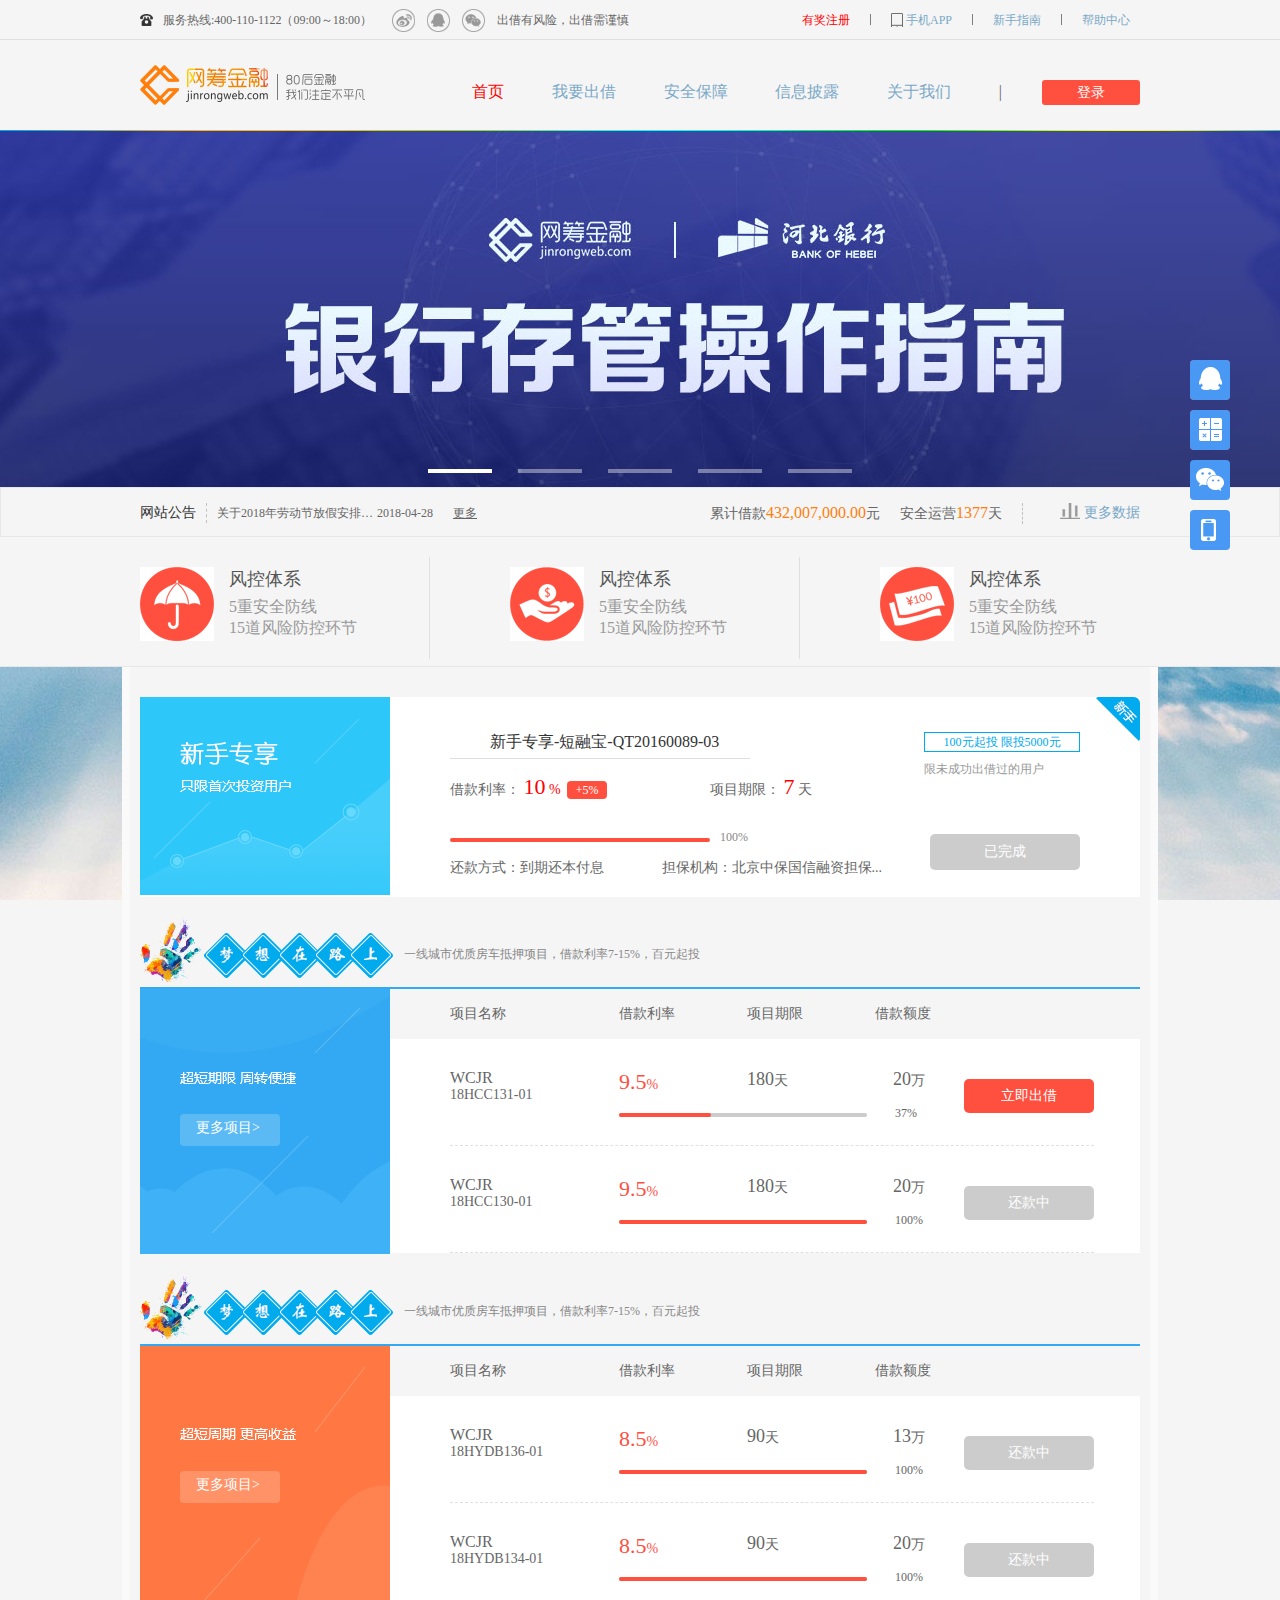
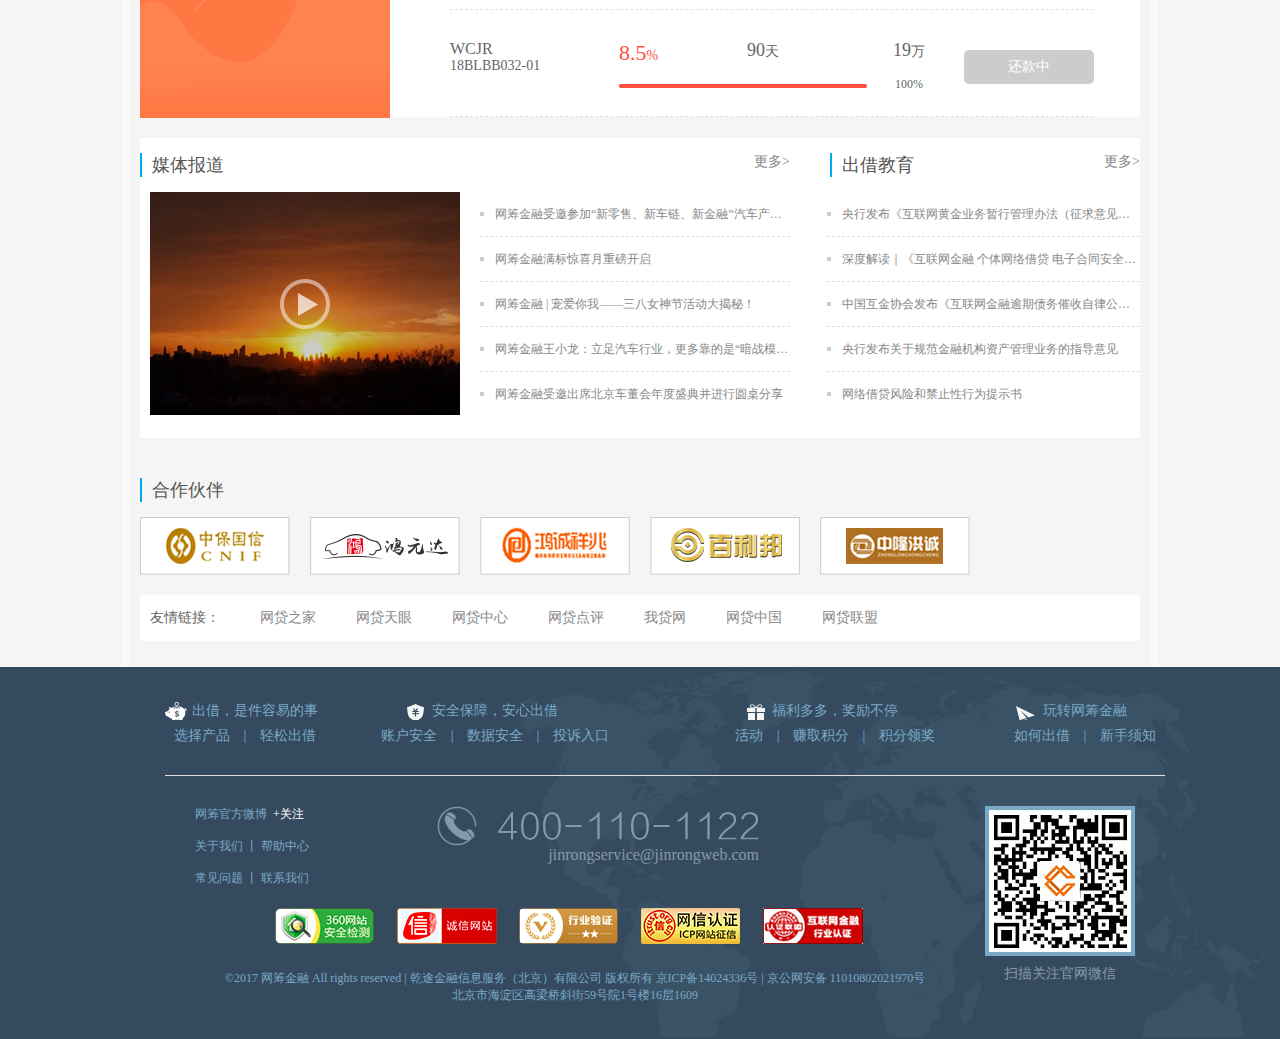
<file: index.html>
<!doctype html>
<html lang="en">
<head>
	<meta charset="UTF-8">
	<meta name="keywords" content="网筹金融,互联网金融理财平台,P2P理财,网贷理财平台,网筹金融官网,80后金融理财平台" />
	<meta name="description" content="网筹金融（）一站式汽车金融服务平台，作为中国互联网金融行业百强企业，自成立以来，平台坚持不吸储、不放贷、信息数据透明、银行资金存管、多重风险控制，定位于以风险管理为核心，以实现投融资双方共赢的互联网金融信息服务平台。" />
	<meta http-equiv=X-UA-Compatible content=IE=EmulateIE7>
    <title>网筹金融—专注服务80后的金融投资平台</title>
	<link rel="stylesheet" href="css/base.css">
    <link rel="stylesheet" href="css/index.css">
</head>
<body>
	 <div class="main">
    <!--页面头部-->
		<header id="header">	
		</header>
	</div>
	<div class="caiseline"><img src="img/index/logo_nav_border.png"></div>
	<!--轮播图-->
	<div class="fullSlide">
		<div class="bd" id="indexBanner">
			<a href="javascript:;" class="none">
				<img src="img/index/PC_banner.jpg">
			</a>
			<a href="javascript:;">
				<img src="img/index/28471516791207774.jpg">
			</a>
			<a href="javascript:;">
				<img src="img/index/95301503627736605.jpg">
			</a>
			<a href="javascript:;">
				<img src="img/index/36121502680191281.jpg">
			</a>
			<a href="javascript:;">
				<img src="img/index/79921503911639007.jpg">
			</a>
		</div>
		<div class="hidder">
			<ul>
				<li></li>
				<li></li>
				<li></li>
				<li></li>
				<li></li>
			</ul>
		</div>
		<a href="javascript:;" class="left"></a>
		<a href="javascript:;" class="right"></a>
	</div>
	<!--公告-->
	<div class="noticeWrap">
		<div class="notice">
			<ul class="news left">
				<li class="font14">网站公告</li>
				<li class="font12">
					<a href="#">关于2018年劳动节放假安排的通知</a>
					<span>2018-04-28</span>
				</li>
				<li class="font12">
					<a href="#" class="more">更多</a>
				</li>
			</ul>
			<ul class="right">
				<li>累计借款<span>432,007,000.00</span>元</li>
				<li>安全运营<span>1377</span>天</li>
				<li>
					<img src="img/index/dataBg.png">
					<a href="#">更多数据</a>
				</li>
			</ul>
		</div>
	</div>
	<!--风控-->
	<div class="superiorityWrap">
		<div class="superiority">
			<dl class="left">
				<dt></dt>
				<dd>
					<p class="font18">风控体系<p>
					<p class="font14">5重安全防线<p>
					<p class="font14">15道风险防控环节<p>
				</dd>
			</dl>
			<dl class="left center">
				<dt></dt>
				<dd>
					<p class="font18">风控体系<p>
					<p class="font14">5重安全防线<p>
					<p class="font14">15道风险防控环节<p>
				</dd>
			</dl>
			<dl class="right">
				<dt></dt>
				<dd>
					<p class="font18">风控体系<p>
					<p class="font14">5重安全防线<p>
					<p class="font14">15道风险防控环节<p>
				</dd>
			</dl>
		</div>
	</div>
	<!--主体-->
	<div class="mainWrap">
		<div class="main">
			<div class="noviceExclusive">
				<img src="img/index/noviceExclusiveBg.png" class="left">
				<div class="information left">
					<p class="title">新手专享-短融宝-QT20160089-03</p>
					<ul class="top">
						<li class="left">
							借款利率：
							<span class="red" style="font-size:22px">10</span>
							<span class="red">%</span>
							<span class="font12">+5%</span>
						</li>
						<li class="right">
							项目期限：
							<span class="red" style="font-size:22px">7</span>
							天
						</li>
					</ul>
					<div class="schedule">
						<div></div>
						<span>100%</span>
					</div>
					<ul class="btm">
						<li class="left">还款方式：到期还本付息</li>
						<li class="right">担保机构：北京中保国信融资担保...</li>
					</ul>
				</div>
				<div class="right">
					<p class="blue">100元起投 限投5000元</p>
					<p>限未成功出借过的用户</p>
					<a href="#">已完成</a>
				</div>
			</div>
			<div class="financingWrap">
				<p class="title">一线城市优质房车抵押项目，借款利率7-15%，百元起投</p>
				<div class="financing">
					<div class="left">
						<a href="#" class="btn"></a>
						<a href="#" class="more">更多项目></a>
					</div>
					<div class="center right">
						<ul class="top">
							<li class="name">项目名称</li>
							<li>借款利率</li>
							<li>项目期限</li>
							<li>借款额度</li>
						</ul>
						<div class="centerWrap">
							<ul class="center">
								<li class="name">
									<p style="font-size:16px">WCJR</p>
									<p>18HCC131-01</p>
								</li>
								<li class="red">
									<span style="font-size:22px">9.5</span>%
								</li>
								<li class="cenWrap">
									<span style="font-size:18px">180</span>天
								</li>
								<li class="width87">
									<span style="font-size:18px">20</span>万
								</li>
								<li class="schedule">
									<div><span></span></div>37%
								</li>
								<li class="redBtn">
									<a href="#">立即出借</a>
								</li>
							</ul>
						</div>
						<div class="centerWrap">
							<ul class="center">
								<li class="name">
									<p style="font-size:16px">WCJR</p>
									<p>18HCC130-01</p>
								</li>
								<li class="red">
									<span style="font-size:22px">9.5</span>%
								</li>
								<li class="cenWrap">
									<span style="font-size:18px">180</span>天
								</li>
								<li class="width87">
									<span style="font-size:18px">20</span>万
								</li>
								<li class="schedule">
									<div><span id="quan"></span></div>100%
								</li>
								<li class="redBtn">
									<a href="#" id="gray">还款中</a>
								</li>
							</ul>
						</div>
					</div>
				</div>
			</div>
			<div class="financingWrap" id="zhuti3">
				<p class="title">一线城市优质房车抵押项目，借款利率7-15%，百元起投</p>
				<div class="financing">
					<div class="left">
						<a href="#" class="btn"></a>
						<a href="#" class="more">更多项目></a>
					</div>
					<div class="center right">
						<ul class="top">
							<li class="name">项目名称</li>
							<li>借款利率</li>
							<li>项目期限</li>
							<li>借款额度</li>
						</ul>
						<div class="centerWrap">
							<ul class="center">
								<li class="name">
									<p style="font-size:16px">WCJR</p>
									<p>18HYDB136-01</p>
								</li>
								<li class="red">
									<span style="font-size:22px">8.5</span>%
								</li>
								<li class="cenWrap">
									<span style="font-size:18px">90</span>天
								</li>
								<li class="width87">
									<span style="font-size:18px">13</span>万
								</li>
								<li class="schedule">
									<div><span id="quan"></span></div>100%
								</li>
								<li class="redBtn">
									<a href="#" id="gray">还款中</a>
								</li>
							</ul>
						</div>
						<div class="centerWrap">
							<ul class="center">
								<li class="name">
									<p style="font-size:16px">WCJR</p>
									<p>18HYDB134-01</p>
								</li>
								<li class="red">
									<span style="font-size:22px">8.5</span>%
								</li>
								<li class="cenWrap">
									<span style="font-size:18px">90</span>天
								</li>
								<li class="width87">
									<span style="font-size:18px">20</span>万
								</li>
								<li class="schedule">
									<div><span id="quan"></span></div>100%
								</li>
								<li class="redBtn">
									<a href="#" id="gray">还款中</a>
								</li>
							</ul>
						</div>
						<div class="centerWrap">
							<ul class="center">
								<li class="name">
									<p style="font-size:16px">WCJR</p>
									<p>18BLBB032-01</p>
								</li>
								<li class="red">
									<span style="font-size:22px">8.5</span>%
								</li>
								<li class="cenWrap">
									<span style="font-size:18px">90</span>天
								</li>
								<li class="width87">
									<span style="font-size:18px">19</span>万
								</li>
								<li class="schedule">
									<div><span id="quan"></span></div>100%
								</li>
								<li class="redBtn">
									<a href="#" id="gray">还款中</a>
								</li>
							</ul>
						</div>
					</div>
				</div>
			</div>
			<div class="newWrap">
				<div class="left mediaCoverage">
					<ul>
						<li class="left">媒体报道</li>
						<li class="right"><a href="javascript:;">更多&gt;</a></li>
					</ul>
					<div class="mediaCoverage_content left">
						<a href="javascript:;">
							<img src="img/index/NewBg.jpg" class="left">
						</a>
						<ul class="right">
							<a href="javascript:;"><li class="title">网筹金融受邀参加“新零售、新车链、新金融”汽车产业金融峰会</li></a>
							<a href="javascript:;"><li class="title">网筹金融满标惊喜月重磅开启</li></a>
							<a href="javascript:;"><li class="title">网筹金融 | 宠爱你我——三八女神节活动大揭秘！</li></a>
							<a href="javascript:;"><li class="title">网筹金融王小龙：立足汽车行业，更多靠的是“暗战模式”</li></a>
							<a href="javascript:;" class="noBorder"><li class="title">网筹金融受邀出席北京车董会年度盛典并进行圆桌分享</li></a>
						</ul>
					</div>
				</div>
				<div class="right investmentZone">
					<ul>
						<li class="left">出借教育</li>
						<li class="right"><a href="javascript:;">更多&gt;</a></li>
					</ul>
					<ul class="right">
						<a href="javascript:;"><li class="title">央行发布《互联网黄金业务暂行管理办法（征求意见稿）》</li></a>
						<a href="javascript:;"><li class="title">深度解读｜《互联网金融 个体网络借贷 电子合同安全规范》征求意见稿</li></a>
						<a href="javascript:;"><li class="title">中国互金协会发布《互联网金融逾期债务催收自律公约（试行）》  超出法律规定部分不得催收</li></a>
						<a href="javascript:;"><li class="title">央行发布关于规范金融机构资产管理业务的指导意见</li></a>
						<a href="javascript:;" class="noBorder"><li class="title">网络借贷风险和禁止性行为提示书</li></a>
					</ul>
				</div>
			</div>
			<div class="partnerWrap" >
				<p>合作伙伴</p>
				<ul>
					<li>
						<a href="javascript:;">
							<img src="img/index/zhongbao.png">
						</a>
					</li>
					<li>
						<a href="javascript:;">
							<img src="img/index/hongyuanda.png">
						</a>
					</li>
					<li>
						<a href="javascript:;">
							<img src="img/index/hongcheng.png">
						</a>
					</li>
					<li>
						<a href="javascript:;">
							<img src="img/index/bailibang.png">
						</a>
					</li>
					<li>
						<a href="javascript:;">
							<img src="img/index/zhonglong.png">
						</a>
					</li>
				</ul>
				<ul class="btm">
					<li>友情链接：</li>
					<li>
						<a href="javascript:;">网贷之家</a>
					</li>
					<li>
						<a href="javascript:;">网贷天眼</a>
					</li>
					<li>
						<a href="javascript:;">网贷中心</a>
					</li>
					<li>
						<a href="javascript:;">网贷点评</a>
					</li>
					<li>
						<a href="javascript:;">我贷网</a>
					</li>
					<li>
						<a href="javascript:;">网贷中国</a>
					</li>
					<li>
						<a href="javascript:;">网贷联盟</a>
					</li>
				</ul>
			</div>
		</div>
	</div>

	<!--侧边栏-->
	<div class="g-toolbar">
		<ul class="g-toolbar-nav">
			<li class="toolbar-item">
				<span class="toolbar-item-t">客服</span>
				<div class="qq"></div>
			</li>
			<li class="toolbar-item">
				<span class="toolbar-item-c2">计算器</span>
				<div class="calc"></div>
			</li>
			<li class="toolbar-item">
				<div class="wx-qrc"></div>
				<div class="wx"></div>
			</li>
			<li class="toolbar-item">
				<div class="phone-qrc"></div>
				<div class="phone"></div>
			</li>
			<li class="toolbar-item" id="back">
				<span class="toolbar-item-t">置顶</span>
				<div class="totop"></div>
			</li>
		</ul>
	</div>

	<footer id="footer">
	<!--页面底部-->
    </footer>
	<script src="js/jquery-1.11.3.js"></script>
	<!-- <script src="js/ajax.js"></script> -->
	<script src="js/header.js"></script>
	<script src="js/footer.js"></script>
	<script src="js/index.js"></script>
</body>
</html>
</file>
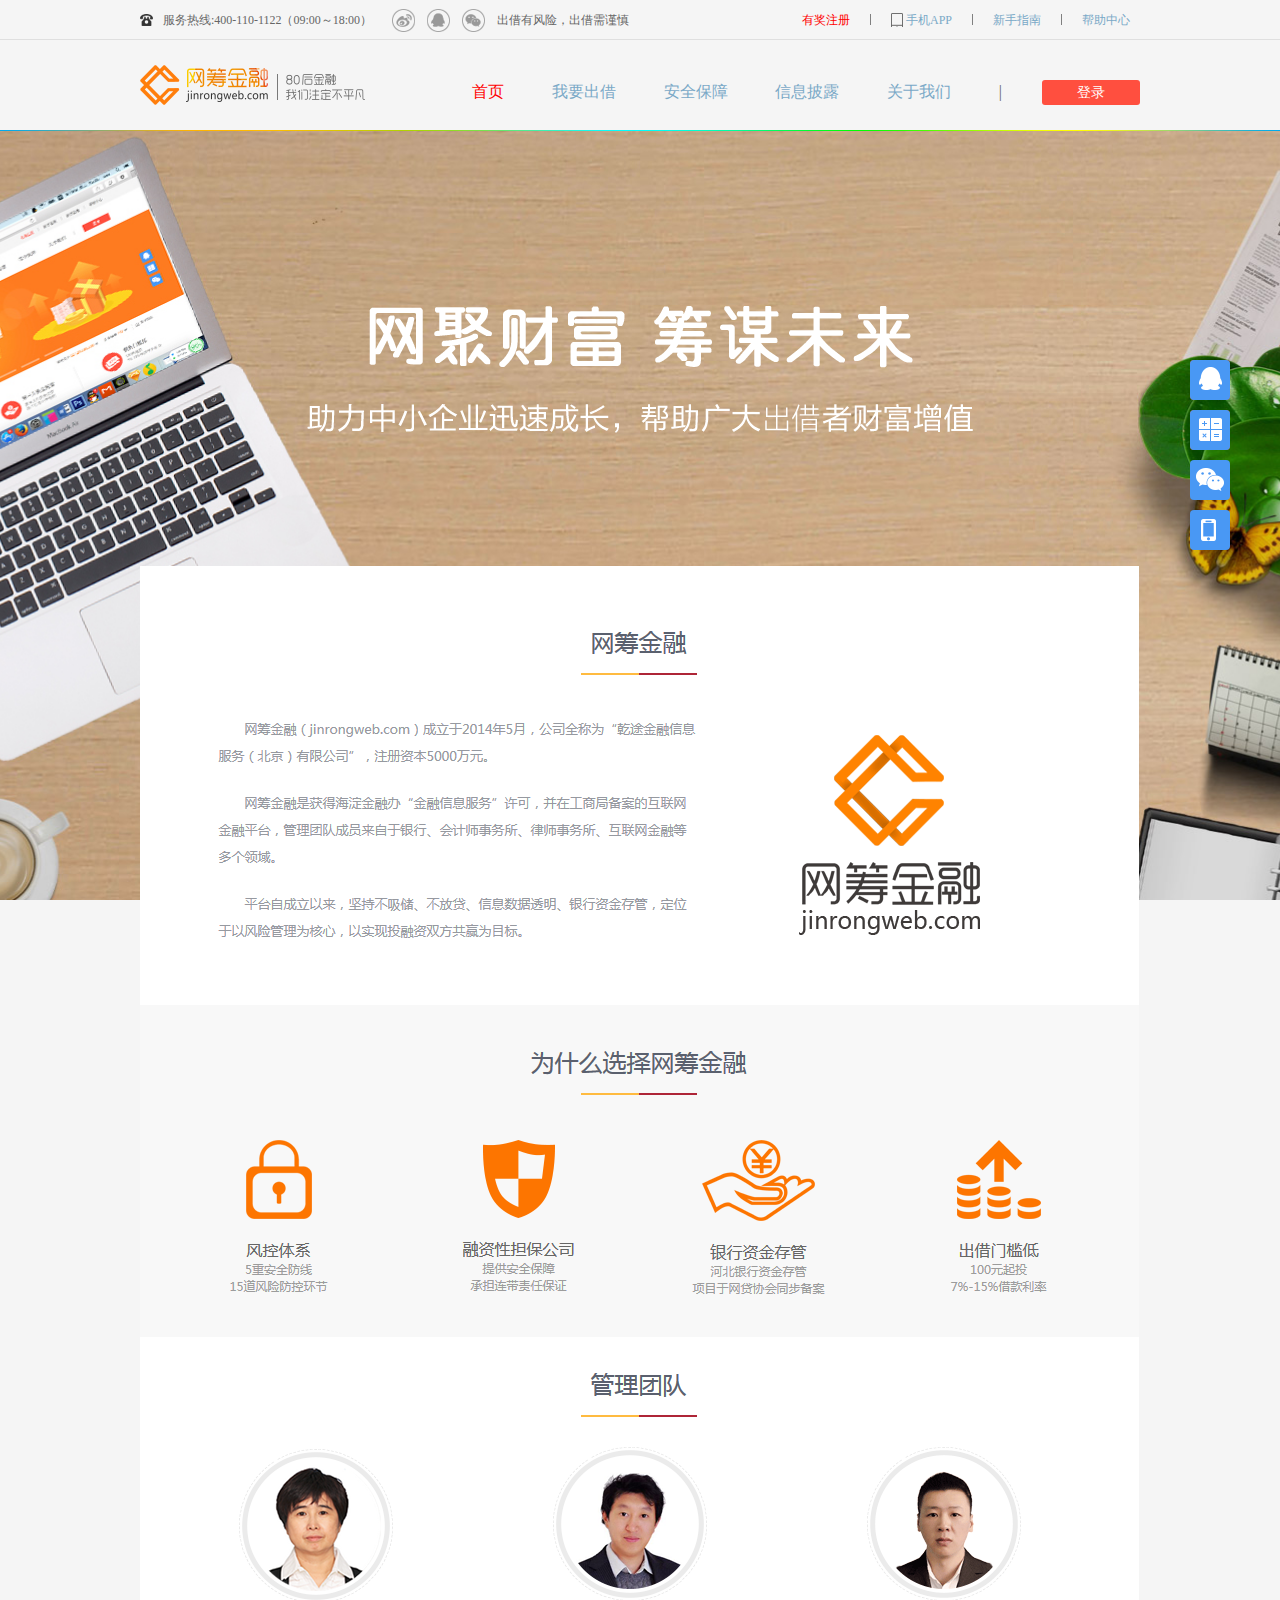
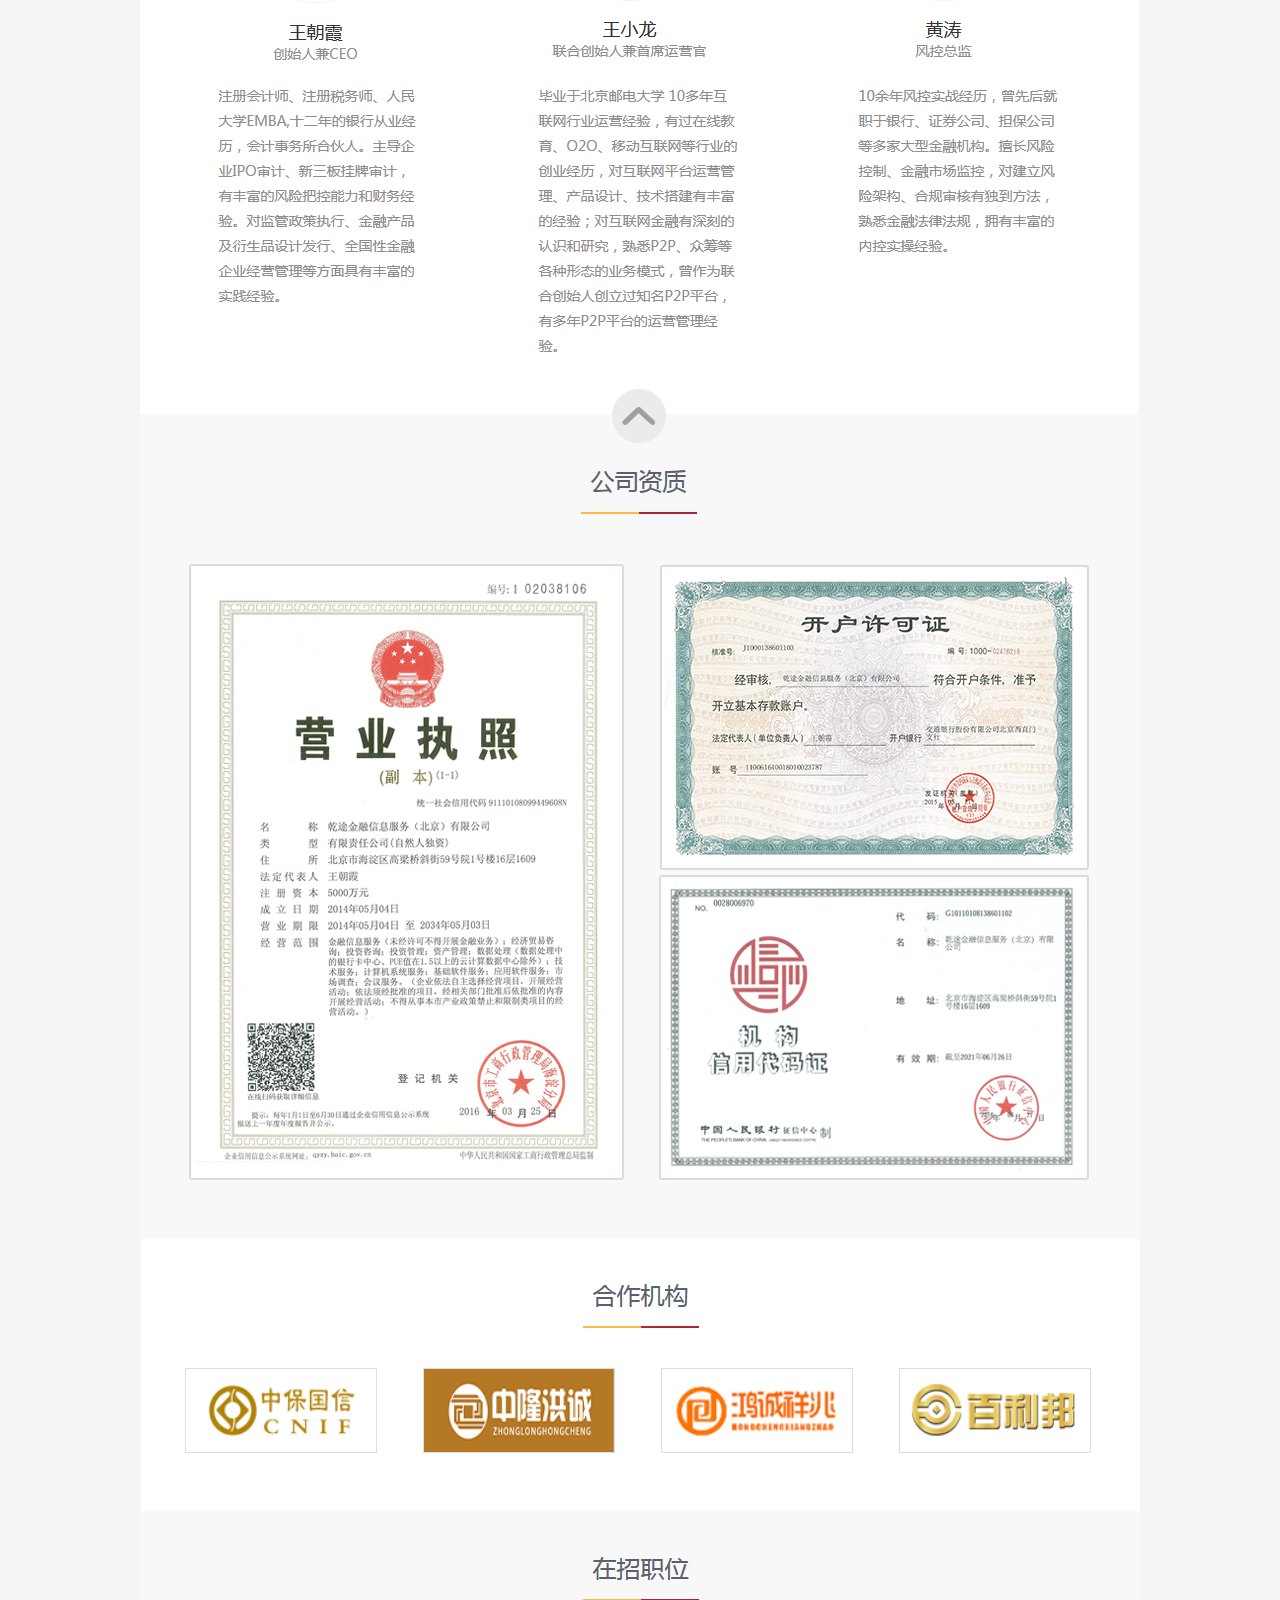
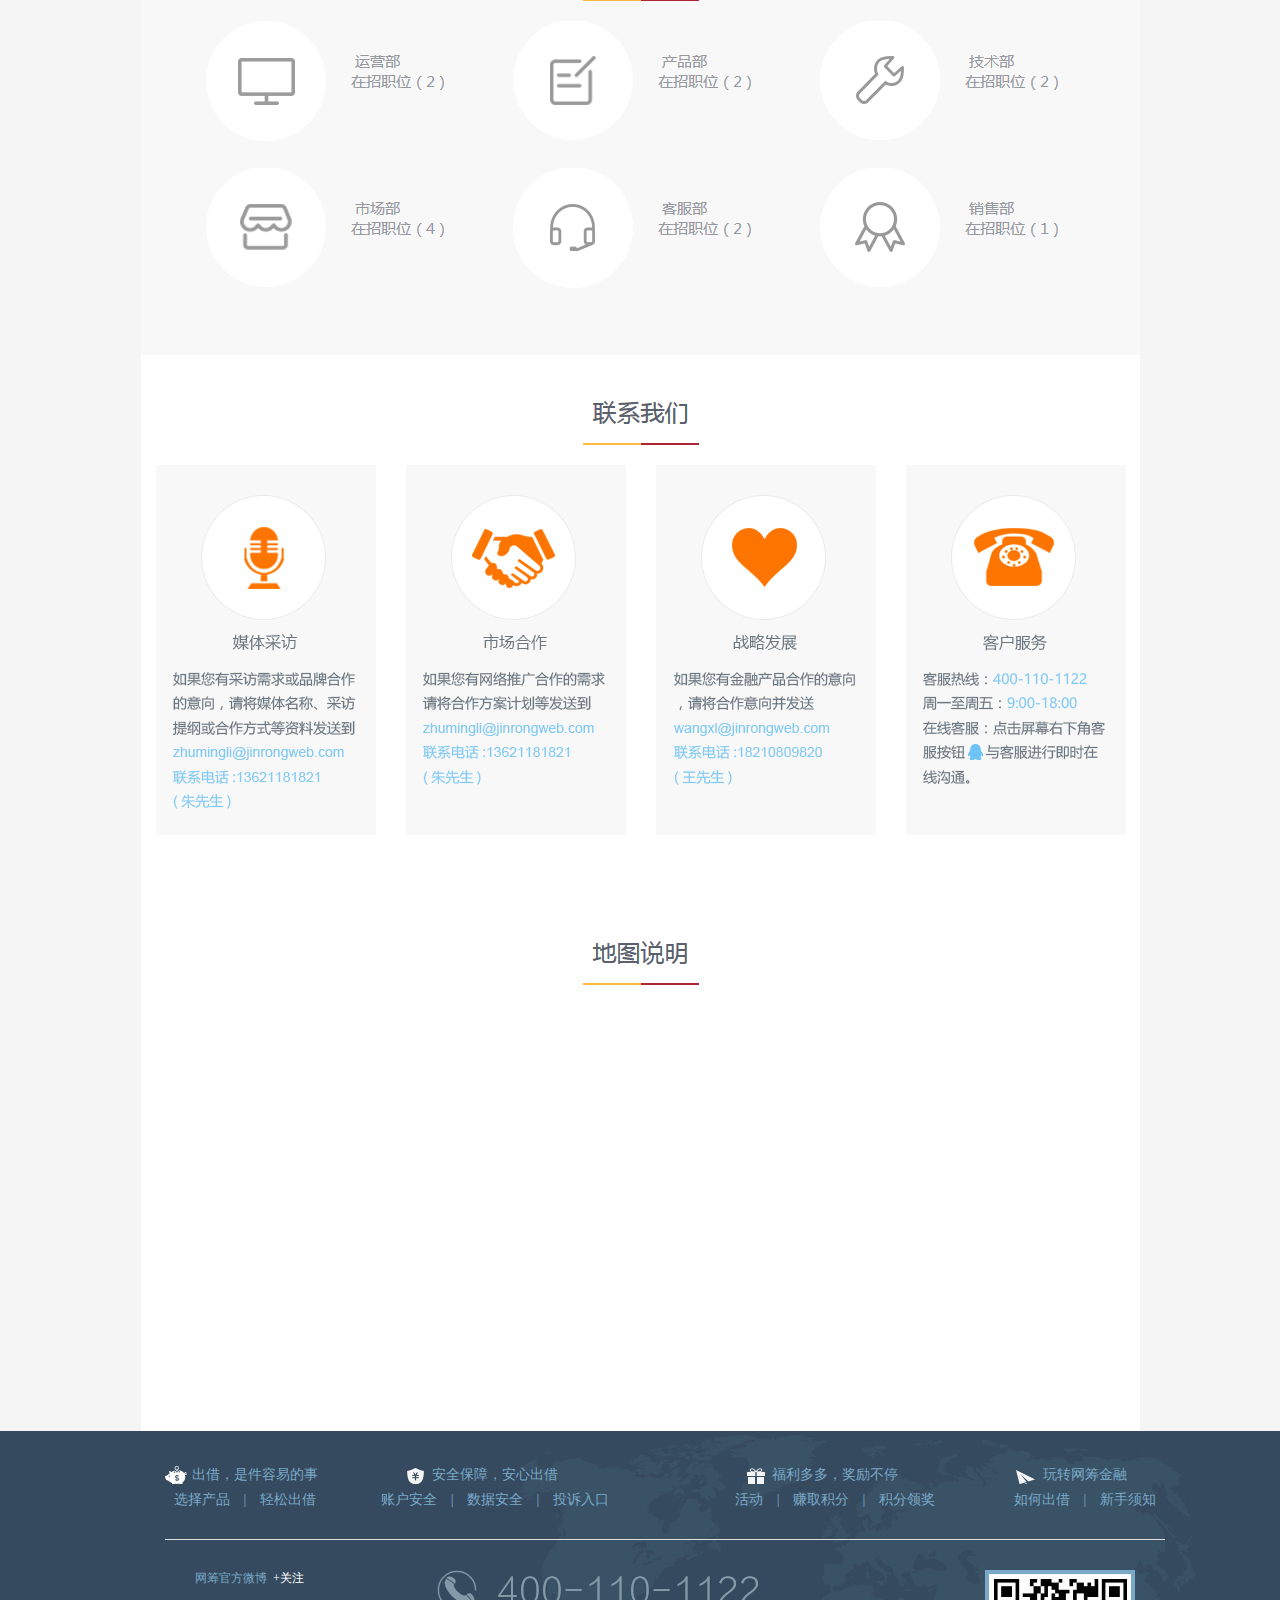
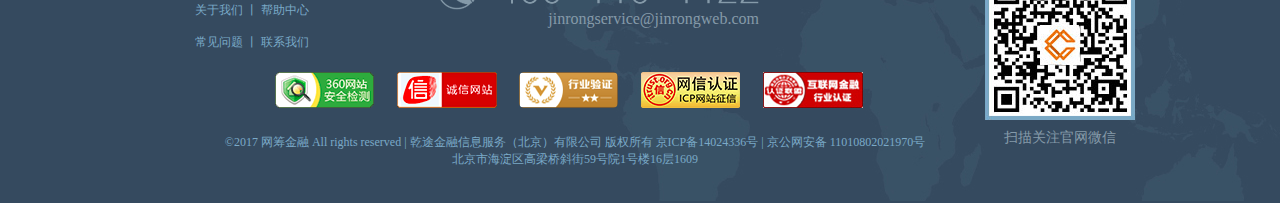
<file: aboutUs.html>
<!doctype html>
<html lang="en">
<head>
	<meta charset="UTF-8">
	<meta name="keywords" content="关于网筹金融,网筹金融简介,乾途金融信息服务（北京）有限公司">
	<meta name="description" content="网筹金融（http://www.jinrongweb.com）成立于2014年5月，公司全称为“乾途金融信息服务（北京）有限公司”，公司注册资本5000万元，平台自成立以来，坚持不吸储、不放贷、信息数据透明、银行资金存管、多重风险控制，定位于以风险管理为核心，以实现投融资双方共赢的互联网金融信息服务平台。">
	<meta http-equiv=X-UA-Compatible content=IE=EmulateIE7>
	<title>网筹金融简介—网筹金融</title>
	<link rel="stylesheet" href="css/base.css">
    <link rel="stylesheet" href="css/aboutUs.css">
	<script type="text/javascript" src="http://api.map.baidu.com/api?v=2.0&ak=NQrWUc38B9P6EPhr6OpMFsvBB9w83KyR">
        //v2.0版本的引用方式：src="http://api.map.baidu.com/api?v=2.0&ak=您的密钥"
    </script>
</head>
<body>
	<div class="main">
    <!--页面头部-->
		<header id="header">	
		</header>
	</div>
	<div class="caiseline"><img src="img/index/logo_nav_border.png"></div>
	<!--主体-->
	<div id="bodyId">
		<div class="banner">
			<img src="img/aboutUs/fontBg.png">
		</div>
		<div class="banner1">
			<img src="img/aboutUs/canvas.png">
		</div>
		<div class="banner2">
			<img src="img/aboutUs/canvas2.png">
		</div>
		<div class="banner3">
			<div id="container"></div>
			<script type="text/javascript">
				var map = new BMap.Map("container");
				// 创建地图实例
				var point = new BMap.Point(116.356633,39.949415);
				// 创建点坐标
				map.centerAndZoom(point, 16);
				// 初始化地图，设置中心点坐标和地图级别

				var marker = new BMap.Marker(point);        // 创建标注
				map.addOverlay(marker);                     // 将标注添加到地图中
				//导航控件
				map.addControl(new BMap.NavigationControl());
				//缩放控件
				map.addControl(new BMap.ScaleControl());
				//地图类型
				map.addControl(new BMap.MapTypeControl());
			</script>
		</div>
	</div>




	<!--侧边栏-->
	<div class="g-toolbar">
		<ul class="g-toolbar-nav">
			<li class="toolbar-item">
				<span class="toolbar-item-t">客服</span>
				<div class="qq"></div>
			</li>
			<li class="toolbar-item">
				<span class="toolbar-item-c2">计算器</span>
				<div class="calc"></div>
			</li>
			<li class="toolbar-item">
				<div class="wx-qrc"></div>
				<div class="wx"></div>
			</li>
			<li class="toolbar-item">
				<div class="phone-qrc"></div>
				<div class="phone"></div>
			</li>
			<li class="toolbar-item" id="back">
				<span class="toolbar-item-t">置顶</span>
				<div class="totop"></div>
			</li>
		</ul>
	</div>



	<footer id="footer">
	<!--页面底部-->
    </footer>
	<script src="js/jquery-1.11.3.js"></script>
	<!-- <script src="js/ajax.js"></script> -->
	<script src="js/header.js"></script>
	<script src="js/footer.js"></script>
	<script src="js/aboutUs.js"></script>
</body>
</html>
</file>
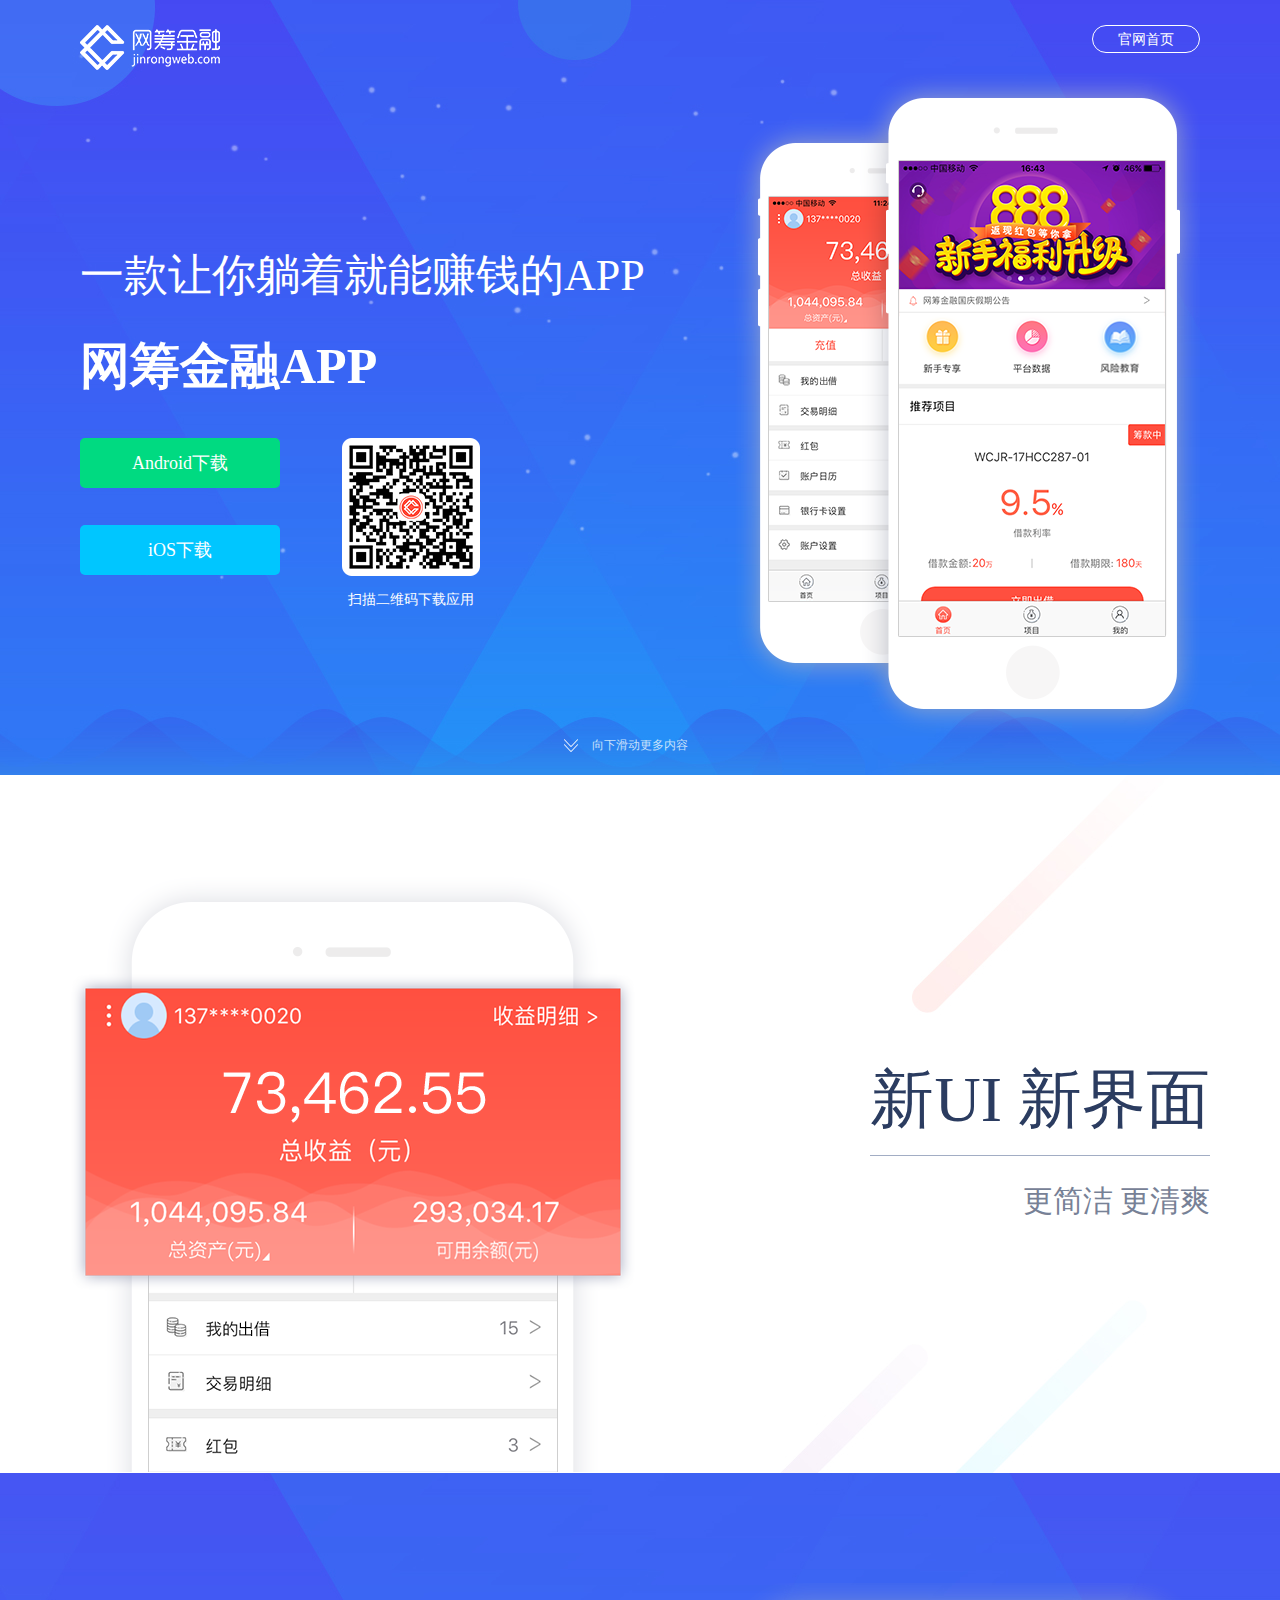
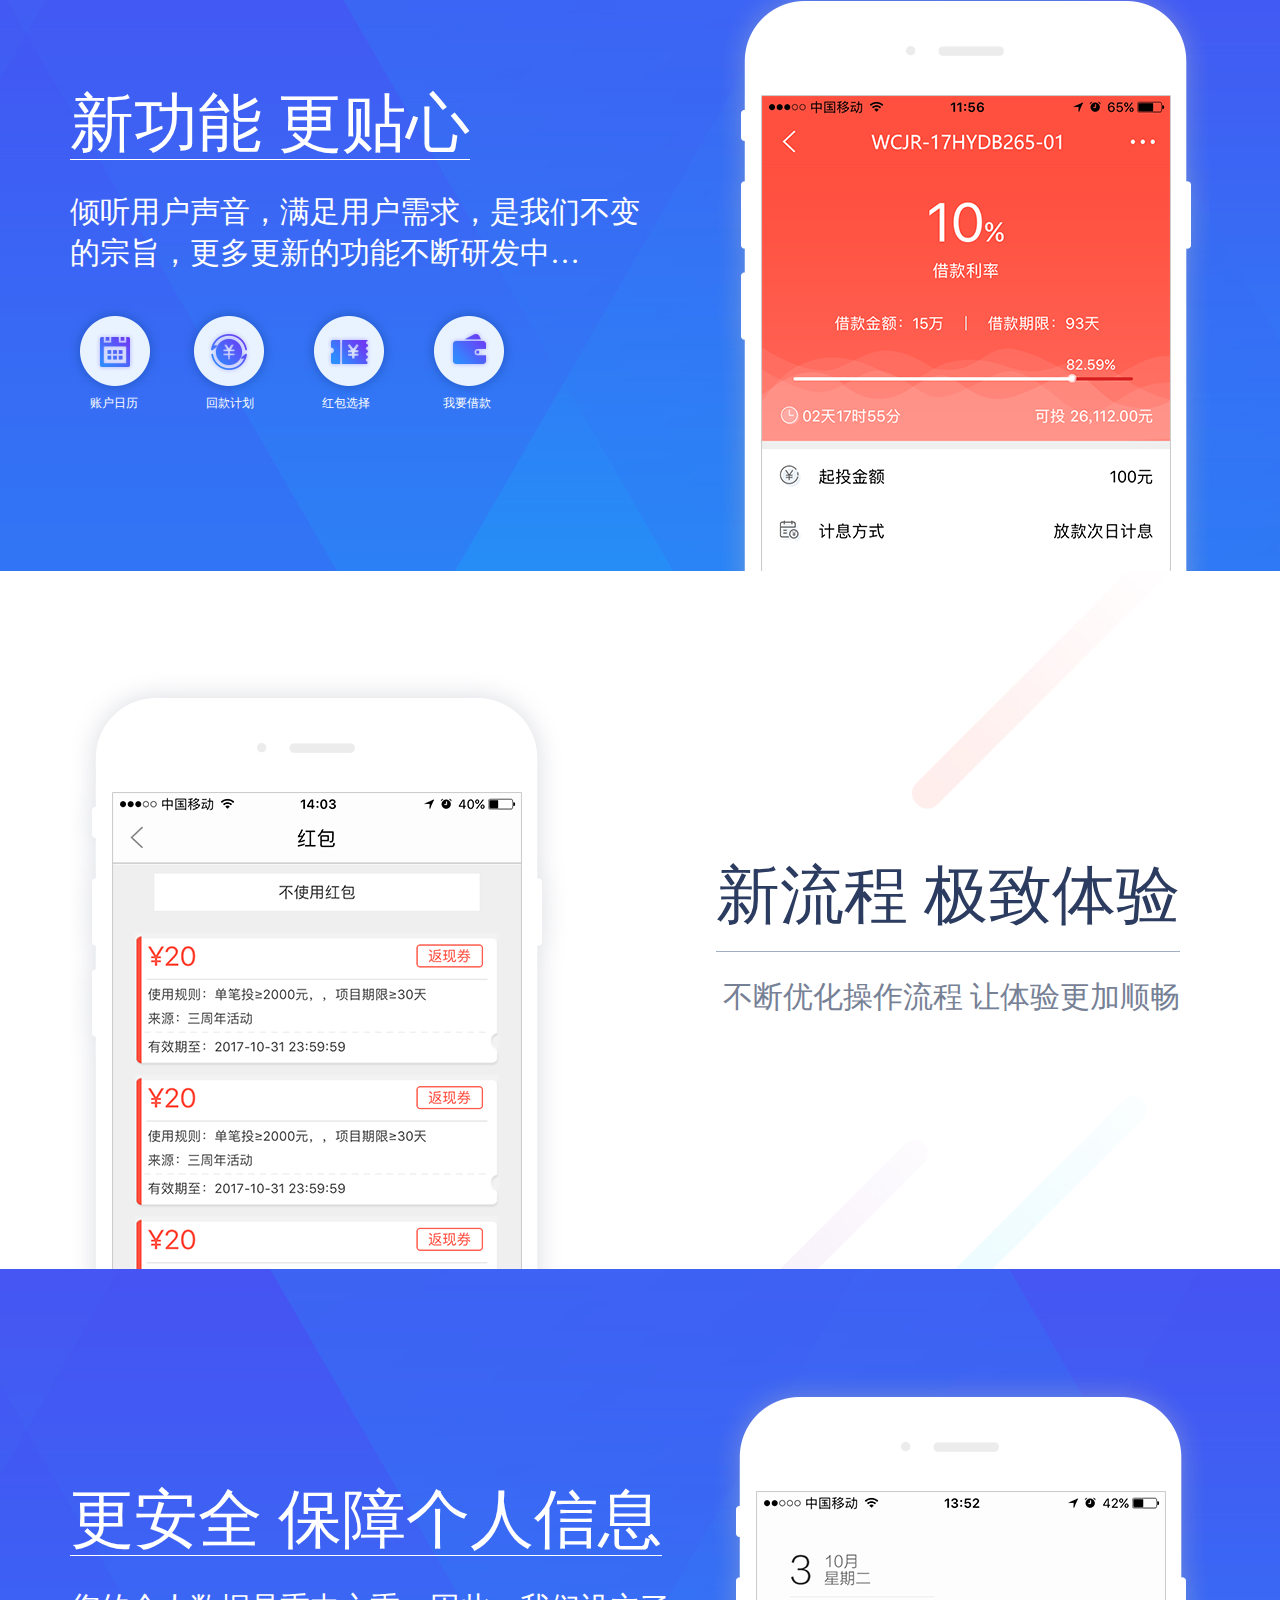
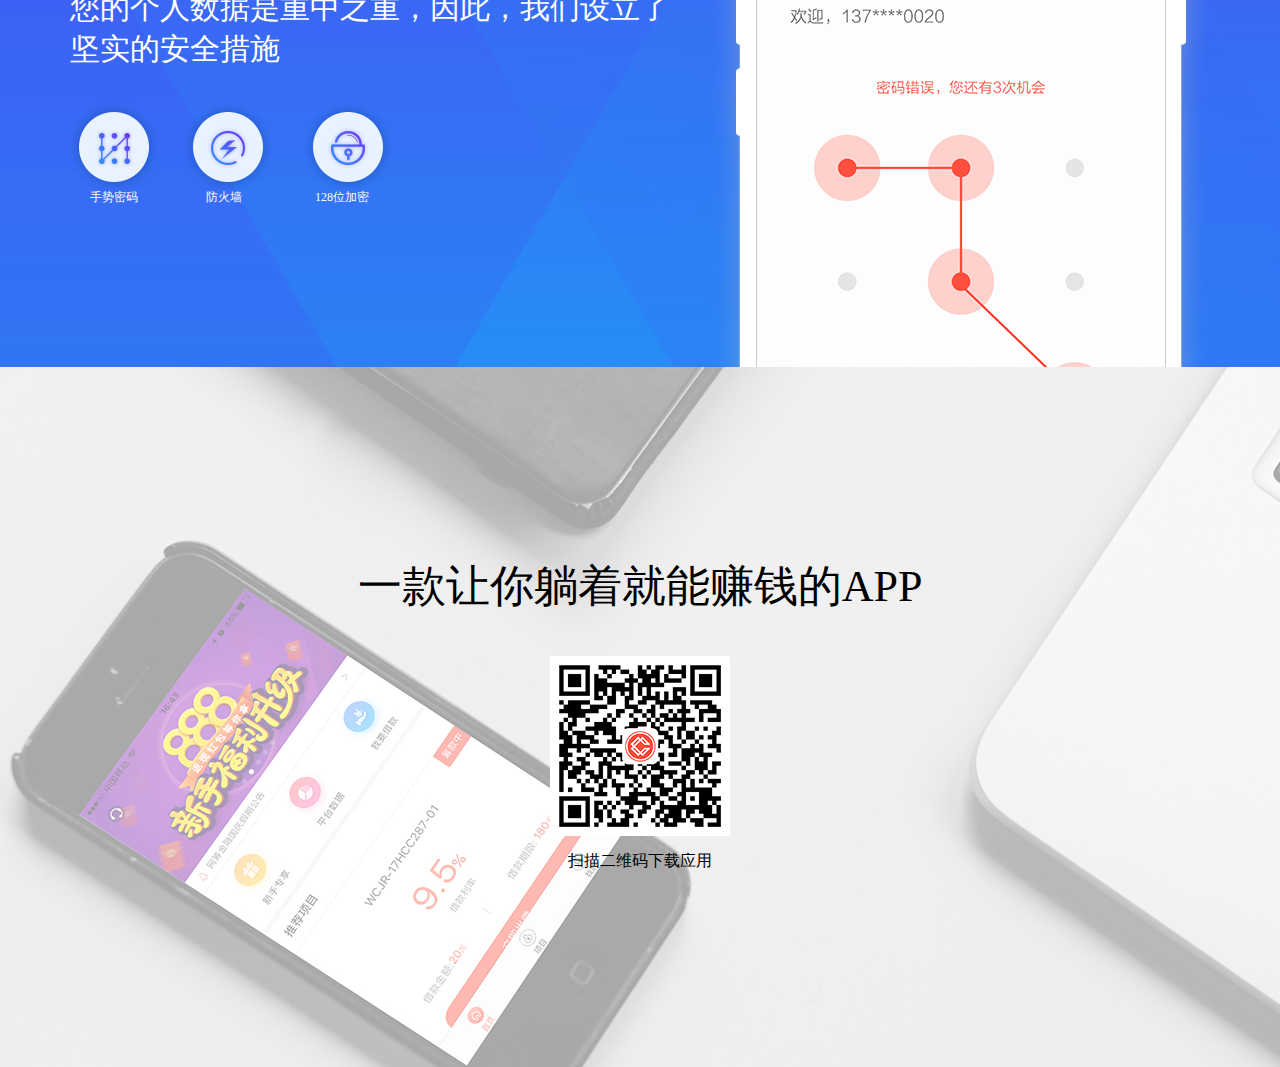
<file: appLandingPage.html>
<!doctype html>
<html lang="en">
<head>
	<meta charset="UTF-8">
	<title>APP着陆页</title>
	<link rel="stylesheet" href="css/base.css">
    <link rel="stylesheet" href="css/appLandingPage.css">
</head>
<body>
	<div class="div1Wrap">
		<div class="div1">
			<ul>
				<li class="left">
					<img src="img/apploading/logo.png">
				</li>
				<li class="right">
					<a href="index.html">官网首页</a>
				</li>
			</ul>
			<div class="downloadWrap">
				<div class="left">
					<p class="text">
						<span>一款让你躺着就能赚钱的APP</span>
						<strong>网筹金融APP</strong>
					</p>
					<p class="downloadBtn">
						<a href="javascript:;" class="android">Android下载</a>
						<a href="javascript:;" class="ios">iOS下载</a>
					</p>
					<dl>
						<dt>
							<img src="img/apploading/codeBg.png">
						</dt>
						<dd>扫描二维码下载应用</dd>
					</dl>
				</div>
				<img src="img/apploading/telBg.png" class="right">
			</div>
			<p class="down">向下滑动更多内容</p>
		</div>
	</div>
	<div class="div2Wrap">
		<div class="div2">
			<img src="img/apploading/div2_telBg.png" class="left">
			<p>
				<span>新UI 新界面</span>
				<span>更简洁 更清爽</span>
			</p>
		</div>
	</div>
	<div class="div3Wrap">
		<div class="div3">
			<div class="left">
				<p>
					<span>新功能 更贴心</span>
					<span>倾听用户声音，满足用户需求，是我们不变的宗旨，更多更新的功能不断研发中…</span>
				</p>
				<img src="img/apploading/div3_icons.png">
				<span class="span1">账户日历</span>
				<span>回款计划</span>
				<span class="span3">红包选择</span>
				<span>我要借款</span>
			</div>
			<img src="img/apploading/div3_telBg.png" class="right">
		</div>
	</div>
	<div class="div4Wrap">
		<div class="div4">
			<img src="img/apploading/div4_telBg.png" class="left">
			<p>
				<span>新流程 极致体验</span>
				<span>不断优化操作流程 让体验更加顺畅</span>
			</p>
		</div>
	</div>
	<div class="div5Wrap">
		<div class="div5">
			<div class="left">
				<p>
					<span>更安全 保障个人信息</span>
					<span>您的个人数据是重中之重，因此，我们设立了坚实的安全措施</span>
				</p>
				<img src="img/apploading/div5_icons.png">
				<span class="span1">手势密码</span>
				<span>防火墙</span>
				<span class="span3">128位加密</span>
			</div>
			<img src="img/apploading/div5_telBg.png" class="right">
		</div>
	</div>
	<div class="div6Wrap">
		<div class="div6">
			<span>一款让你躺着就能赚钱的APP</span>
			<img src="img/apploading/code.jpg">
			<span>扫描二维码下载应用</span>
		</div>
	</div>
</body>
</html>
</file>
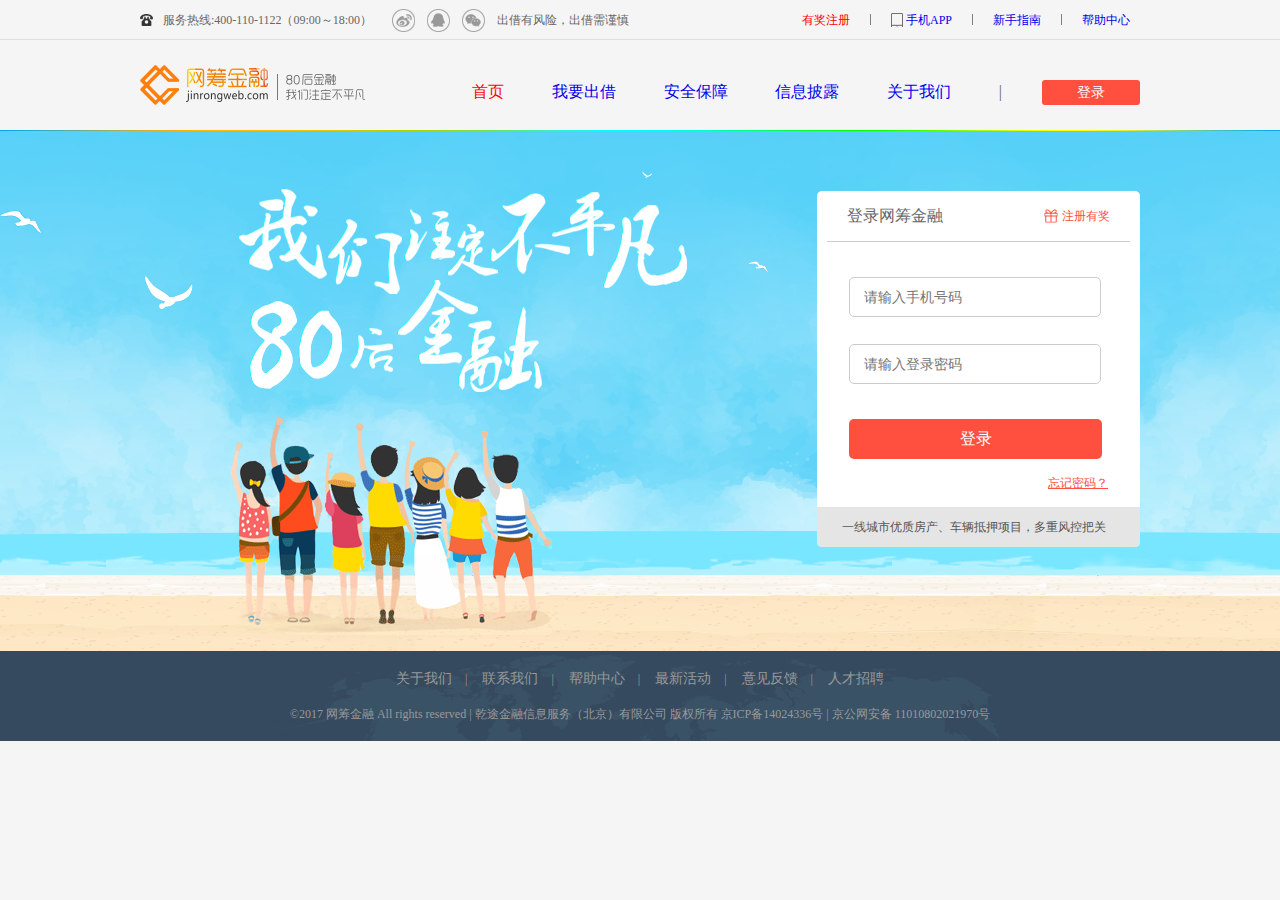
<file: login.html>
<!doctype html>
<html lang="en">
<head>
	<meta charset="UTF-8">
	<meta name="keywords" content="网筹金融,互联网金融理财平台,P2P理财,网贷理财平台,网筹金融官网,80后金融理财平台" />
	<meta name="description" content="网筹金融（）一站式汽车金融服务平台，作为中国互联网金融行业百强企业，自成立以来，平台坚持不吸储、不放贷、信息数据透明、银行资金存管、多重风险控制，定位于以风险管理为核心，以实现投融资双方共赢的互联网金融信息服务平台。" />
	<title>网筹金融-登录</title>
	<link rel="stylesheet" href="css/base.css">
	<link rel="stylesheet" href="css/login.css">
</head>
<body>
	<div class="main">
    <!--页面头部-->
		<header id="header">	
		</header>
	</div>
	<!--主体-->
	<div class="caiseline"><img src="img/index/logo_nav_border.png"></div>
	<div class="mainWrap">
		<div class="main1000">
			<div class="loginWrap right">
				<ul class="top">
					<li class="left">登录网筹金融</li>
					<li class="right"><a href="register.html">注册有奖</a></li>
				</ul>
				<form id="form1" action="">
					<ul class="loginBox">
						<li class="accountNumber">
							<input type="text" placeholder="请输入手机号码" name="uphone" id="uphone">
							<span>用户名不能为空！</span>
						</li>
						<li class="password">
							<input type="password" placeholder="请输入登录密码" name="upwd" id="upwd">
							<span>用户名称或者密码输入错误</span>
						</li>
						<a href="index.html" class="loginButton">登录</a>
						<a href="javascript:;" class="forgetNumber">忘记密码？</a>
					</ul>
				</form>
				<span class="textWrap">一线城市优质房产、车辆抵押项目，多重风控把关</span>
			</div>
		</div>
	</div>
	<div class="footerWrap">
		<div class="footer">
			<ul>
				<li><a href="javascript:;">关于我们</a>|</li>
				<li><a href="javascript:;">联系我们</a>|</li>
				<li><a href="javascript:;">帮助中心</a>|</li>
				<li><a href="javascript:;">最新活动</a>|</li>
				<li><a href="javascript:;">意见反馈</a>|</li>
				<li><a href="javascript:;">人才招聘</a></li>
			</ul>
			<p>©2017 网筹金融 All rights reserved | 乾途金融信息服务（北京）有限公司 版权所有 京ICP备14024336号 | <a href="javascript:;">京公网安备 11010802021970号</a></p>
		</div>
	</div>
	<script src="js/jquery-1.11.3.js"></script>
	<!-- <script src="js/ajax.js"></script> -->
	<script src="js/header.js"></script>
	<script src="js/login.js"></script>
</body>
</html>
</file>
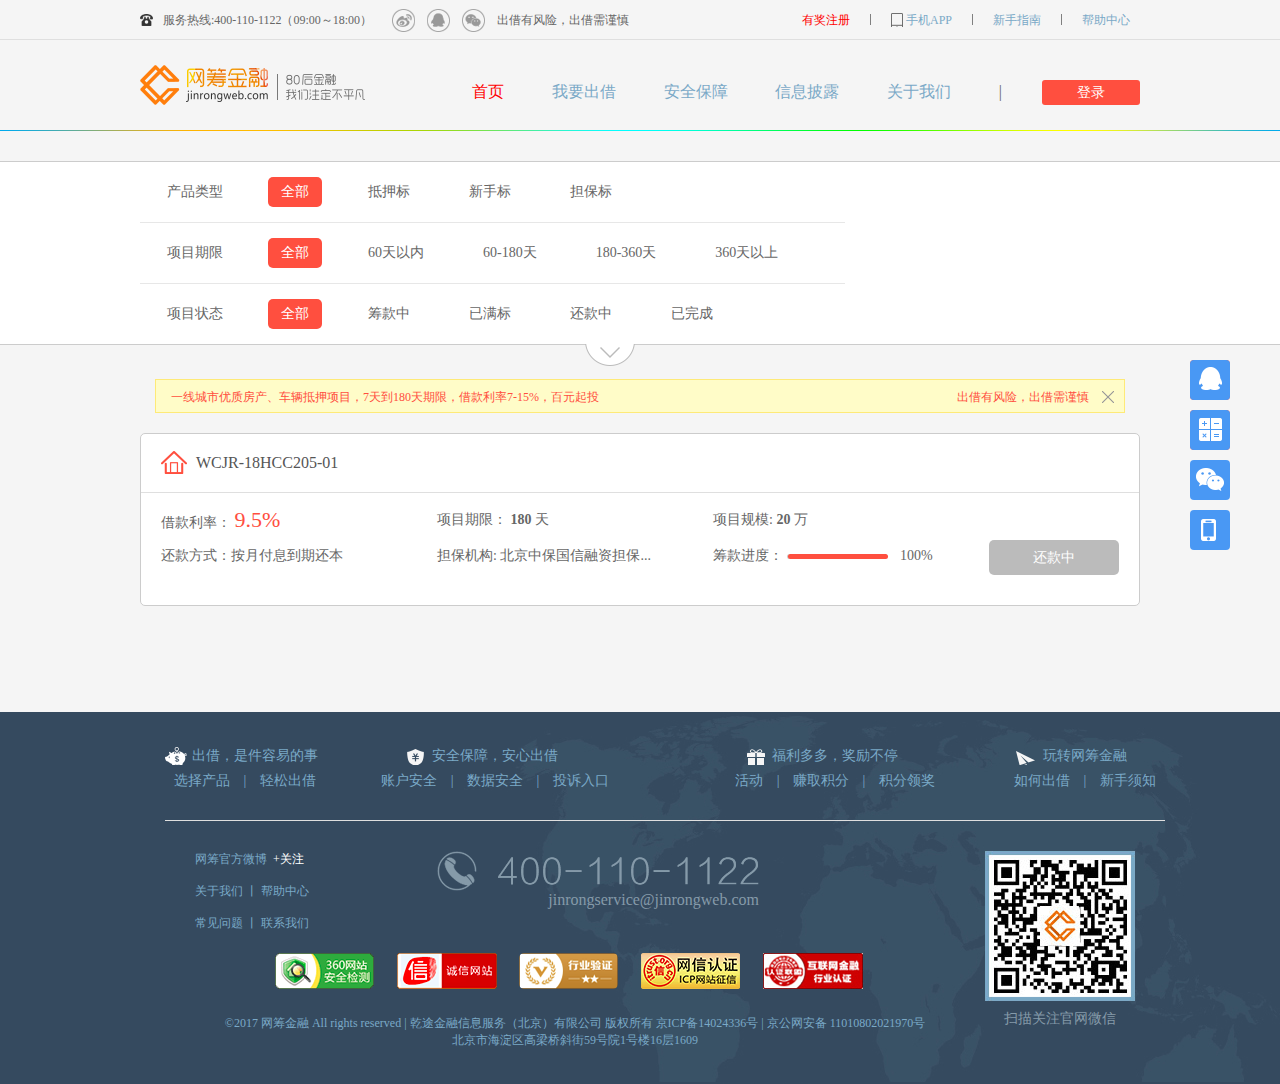
<file: toDebts.html>
<!doctype html>
<html lang="en">
<head>
	<meta charset="UTF-8">
	<meta name="keywords" content="理财出借,如何理财,网上理财,理财产品排行">
	<meta name="description" content="网筹金融（http://www.jinrongweb.com）为出借用户和借款用户提供了一站式互联网金融解决方案。通过资金、项目透明保障，利用多重风险控，为用户打造了高效、便捷、透明的网络借贷平台。">
	<title>出借_如何出借_网上出借—网筹金融</title>
	<link rel="stylesheet" href="css/base.css">
    <link rel="stylesheet" href="css/toDebts.css">
</head>
<body>
	<div class="main">
    <!--页面头部-->
		<header id="header">	
		</header>
	</div>
	<div class="caiseline"><img src="img/index/logo_nav_border.png"></div>
	
	<!--主体-->
	<div id="projectInformation" class="slideTxtBox">
    <!--筛选条件-->
        <div id="content-box-nr-buy">
			<div class="NavigationWrap">
				<div class="screen">
					<div class="screen-nr">
						<span>产品类型</span>
						<a class="dq" href="javascript:;" id="type_all">全部</a>
						<a href="javascript:;" id="day_loan_text" class="">抵押标</a>
						<a href="javascript:;" id="new_user_loan" class="">新手标</a>
						<a href="javascript:;" id="guar_loan_text" class="">担保标</a>
					</div>
					<div class="screen-nr">
						<span>项目期限</span>
						<a class="dq" href="javascript:;" id="deadline_all">全部</a>
						<a href="javascript:;" id="deadline_one">60天以内</a>
						<a href="javascript:;" id="deadline_two">60-180天</a>
						<a href="javascript:;" id="deadline_three">180-360天</a>
						<a href="javascript:;" id="deadline_four">360天以上</a>
					</div>
					<div class="screen-nr borderBtm">
						<span>项目状态</span>
						<a class="dq" href="javascript:;" id="status_all">全部</a>
						<a href="javascript:;" id="status_toubiao" class="">筹款中</a>
						<a href="javascript:;" id="status_manbiao" class="">已满标</a>
						<a href="javascript:;" id="status_huankuan" class="">还款中</a>
						<a href="javascript:;" id="status_wancheng" class="">已完成</a>
					</div>
					<div class="screen-nr hide">
						<span>项目收益</span>
						<a class="dq" href="javascript:;" id="rate_all">全部</a>
						<a href="javascript:;" id="rate_one">9%以下</a>
						<a href="javascript:;" id="rate_two">9%-10%</a>
						<a href="javascript:;" id="rate_three">10%-12%</a>
						<a href="javascript:;" id="rate_four">12%以上</a>
					</div>
					<a href="javascript:;" class="arrow"></a>
				</div>
			</div>
			<!--提示-->
			<div class="news">
				<span>一线城市优质房产、车辆抵押项目，7天到180天期限，借款利率7-15%，百元起投</span>
				<span class="right">出借有风险，出借需谨慎</span>
				<a href="javascript:;" class="closeNews"></a>
			</div>
			<!--产品-->
			<div class="projectListWrap" id="content-box-nr">
				<div class="projectList" id="aa">
					<h3>
						<span><a href="javascript:;">WCJR-18HCC205-01</a></span>
					</h3>
					<div class="content">
						<ul>
							<li>
								<span>借款利率：</span>
								<strong class="red">
									<span class="font">9.5%</span>
								</strong>
							</li>
							<li>还款方式：按月付息到期还本</li>
						</ul>
						<ul>
							<li>
								项目期限：
								<strong>180</strong>
								天
							</li>
							<li>担保机构: <a href="javascript:;" target="_blank">北京中保国信融资担保...</a></li>
						</ul>
						<ul>
							<li>
								项目规模:
								<strong>20</strong>
								万
							</li>
							<li>
								<span>筹款进度：</span>
								<div class="ProgressBar">
									<span style="width: 100%">100%</span>
								</div>
								<span class="font12">100%</span>
							</li>
						</ul>
						<div class="button">
							<a href="javascript:;" class="investmentBtn">还款中</a>
						</div>
					</div>
				</div>
			</div>
		</div>
		<!--页码条-->
		<div class="PageNumber">
			<ul id="pagination">
			
			</ul>
		</div>
    </div>
   
 
    
	<!--侧边栏-->
	<div class="g-toolbar">
		<ul class="g-toolbar-nav">
			<li class="toolbar-item">
				<span class="toolbar-item-t">客服</span>
				<div class="qq"></div>
			</li>
			<li class="toolbar-item">
				<span class="toolbar-item-c2">计算器</span>
				<div class="calc"></div>
			</li>
			<li class="toolbar-item">
				<div class="wx-qrc"></div>
				<div class="wx"></div>
			</li>
			<li class="toolbar-item">
				<div class="phone-qrc"></div>
				<div class="phone"></div>
			</li>
			<li class="toolbar-item" id="back">
				<span class="toolbar-item-t">置顶</span>
				<div class="totop"></div>
			</li>
		</ul>
	</div>
	
	<footer id="footer">
	<!--页面底部-->
    </footer>
	<script src="js/jquery-1.11.3.js"></script>
	<!-- <script src="js/ajax.js"></script> -->
	<script src="js/header.js"></script>
	<script src="js/footer.js"></script>
	<script src="js/toDebts.js"></script>
</body>
</html>
</file>
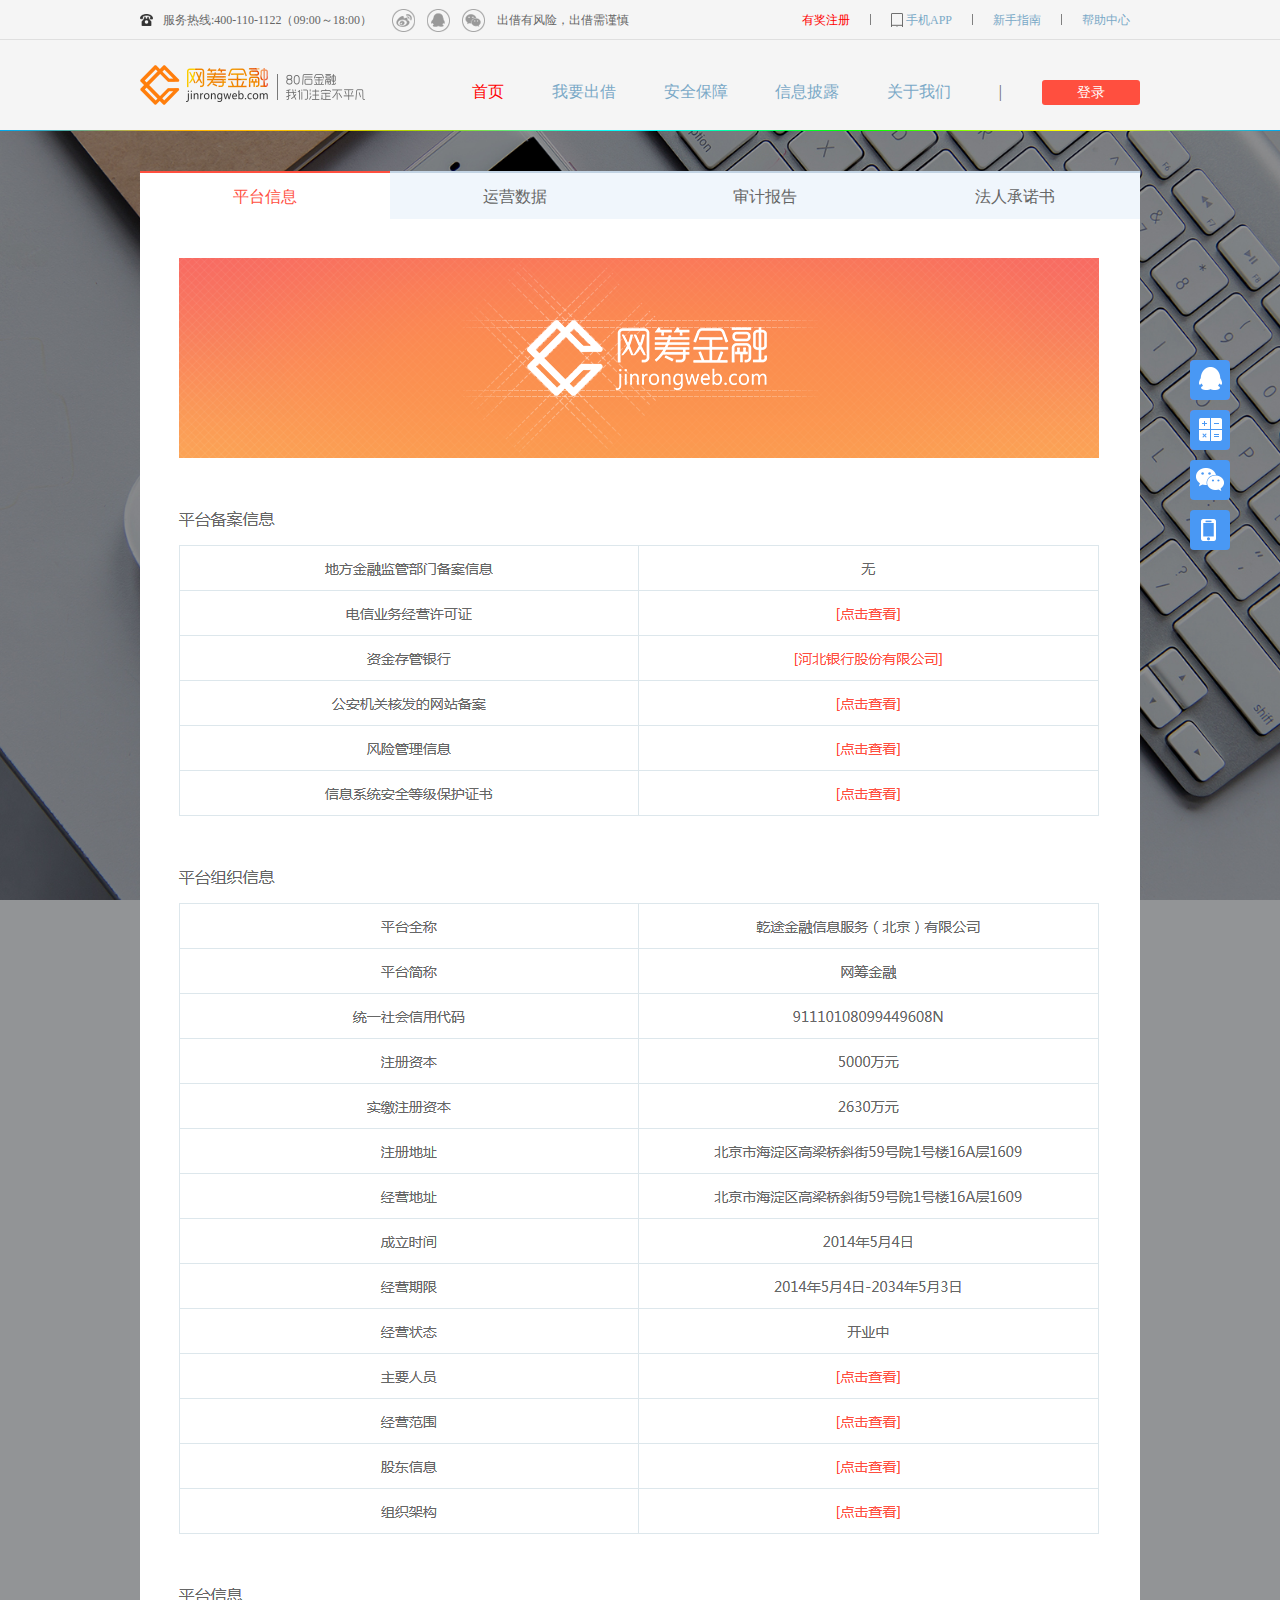
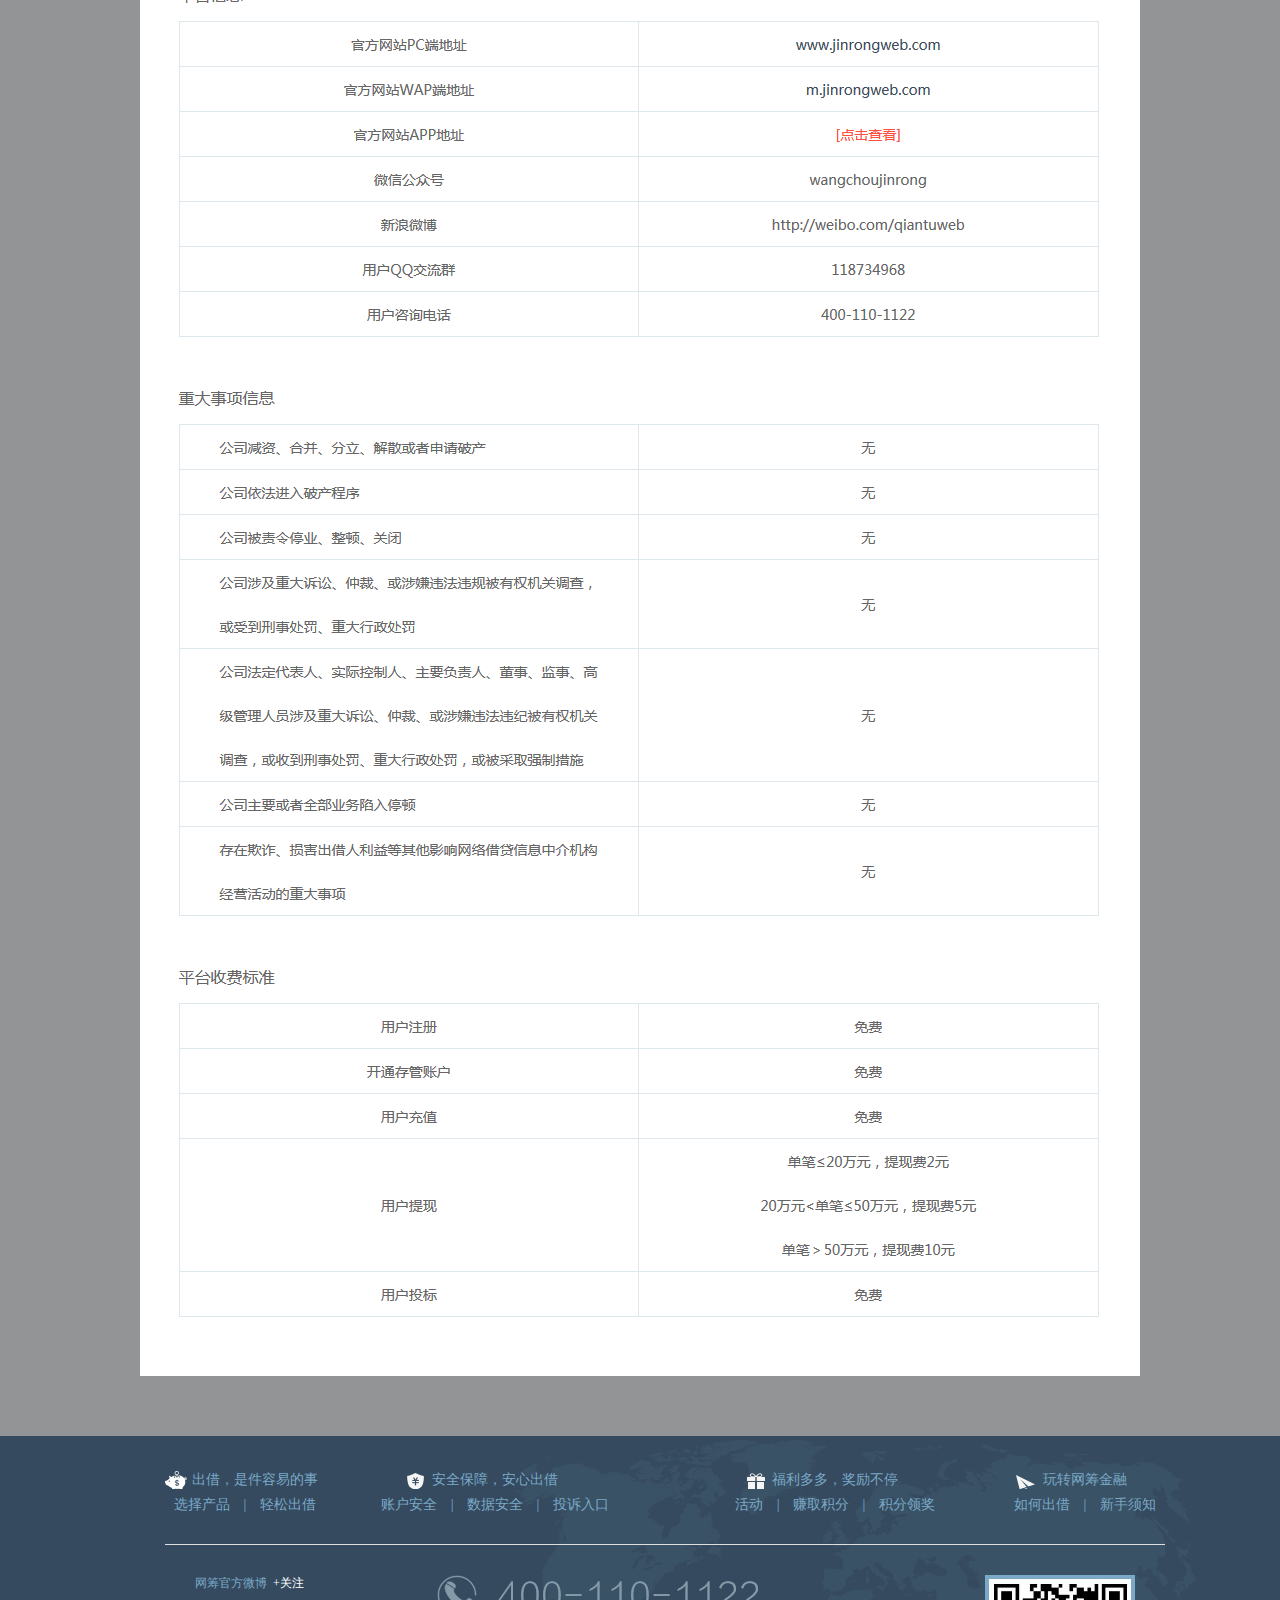
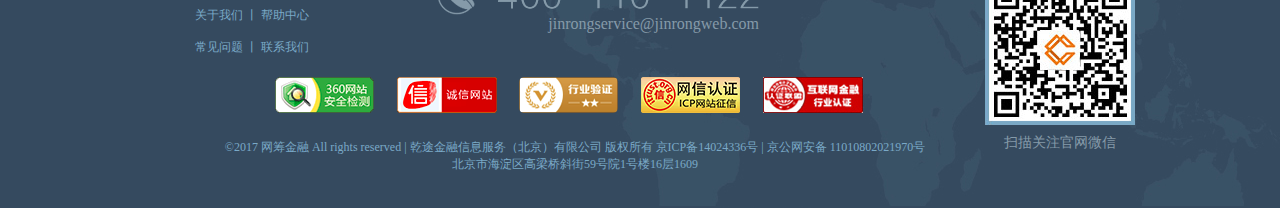
<file: toOperate.html>
<!doctype html>
<html lang="en">
<head>
	<meta charset="UTF-8">
	<meta name="keywords" content="网筹金融,理财出借,投融资,互联网金融,网贷,小额贷款,网络出借">
	<meta name="description" content="网筹金融（http://www.jinrongweb.com）一站式汽车金融服务平台，作为中国互联网金融行业百强企业，致力于为广大出借者提供准确及时以及全面专业的个性化项目，让出借者财富增值。">
	<title>信息披露</title>
	<link rel="stylesheet" href="css/base.css">
    <link rel="stylesheet" href="css/toOperate.css">
</head>
<body>
	<div class="main">
    <!--页面头部-->
		<header id="header">	
		</header>
	</div>
	<div class="caiseline"><img src="img/index/logo_nav_border.png"></div>
	
	<div class="InformationDisclosure_content">
		<div class="MyInvestment">
			<div class="hd">
				<ul class="tab">
					<li class="on">平台信息</li>
					<li >运营数据</li>
					<li >审计报告</li>
					<li >法人承诺书</li>
				</ul>
			</div>
			<div class="bd">
				<div class="Information" style="display:block"><img src="img/toOperate/index.png"></div>
				<div class="data" style="display:none">
					<div class="banner2">
                        <strong>运营数据</strong>
                        <p>平台安全运营 <span class="day">1421</span>天</p>
                    </div>
					<div class="tableWrap ">
						<span>数据概况 <em>（平台累计总数据）</em></span>
						<ul>
							<li><span>
								<p><em>461,700,000.00</em>元</p>
								<span>累计借款金额</span>
							</span></li>
							<li><span>
								<p><em>2957</em>笔</p>
								<span>累计借款笔数</span>
							</span></li>
							<li><span>
								<p><em>1012</em>人</p>
								<span>累计借款人数</span>
							</span></li>
							<li><span>
								<p><em>5590</em>人</p>
								<span>累计出借人数</span>
							</span></li>
							<li><span>
								<p><em>86,187,494.27</em>元</p>
								<span>总待收金额</span>
							</span></li>
							<li><span>
								<p><em>9,557,124.28</em>元</p>
								<span>总违约金额</span>
							</span></li>
							<li><span>
								<p><em>60</em>笔</p>
								<span>总违约笔数</span>
							</span></li>
							<li><span>
								<p><em>9,557,124.28</em>元</p>
								<span>总代偿金额</span>
							</span></li>
							<li><span>
								<p><em>60</em>笔</p>
								<span>总代偿笔数</span>
							</span></li>
							<li><span>
								<p><em>0.5893</em>%</p>
								<span>最大单一借款人待还金额占比</span>
							</span></li>
							<li><span>
								<p><em>2.7756</em>%</p>
								<span>前十大借款人待还金额占比</span>
							</span></li>
							<li><span>
								<p><em>0.00</em>元</p>
								<span>90天以上违约总金额</span>
							</span></li>
							<li><span>
								<p><em>0</em>笔</p>
								<span>90天以上违约总笔数</span>
							</span></li>
						</ul>
					</div>
					<div class="tableWrap2 ">
						<p class="tit">
                            <span class="left">当期数据 <em>（当期数据总和，可通过选择查看以往数据）</em></span>
                            <select id="dateinfo" name="dateinfo" onchange="getData(this.value)">
								<option value="2018年5月" selected="selected">2018年5月</option>
								<option value="2018年4月">2018年4月</option>
								<option value="2018年3月">2018年3月</option>
								<option value="2018年2月">2018年2月</option>
								<option value="2018年1月">2018年1月</option>
								<option value="2017年12月">2017年12月</option>
								<option value="2017年11月">2017年11月</option>
								<option value="2017年10月">2017年10月</option>
								<option value="2017年9月">2017年9月</option>
							</select>
                        </p>
						<ul>
                            <li>
                                <em class="left img1"></em>
                                <div style="text-align: left;" class="text">
	                                <span>
	                                	<span class="num"><em class="numData">19,025,000.00</em>元</span>
	                                	<span style="display: inline;">当期借款总金额</span>
	                                </span>
                                </div>
                            </li>
                            <li class="noMargin">
                                <em class="left img2"></em>
                                <div style="text-align: left;" class="text">
                                    <span>
	                                	<span class="num"><em class="numData">122</em>笔</span>
	                                	<span style="display: inline;">当期借款总笔数</span>
	                                </span>
                                </div>
                            </li>
                            <li>
                                <em class="left img3"></em>
                                <div style="text-align: left;" class="text">
                                    <span>
	                                	<span class="num"><em class="numData">122</em>人</span>
	                                	<span style="display: inline;">当期借款总人数</span>
	                                </span>
                                </div>
                            </li>
                            <li class="noMargin">
                                <em class="left img4"></em>
                                <div style="text-align: left;" class="text">
                                    <span>
	                                	<span class="num"><em class="numData">554</em>人</span>
	                                	<span style="display: inline;">当期出借总人数</span>
	                                </span>
                                </div>
                            </li>
                            <li>
                                <em class="left img5"></em>
                                <div style="text-align: left;" class="text">
                                    <span>
	                                	<span class="num"><em class="numData">19,025,000.00</em>元</span>
	                                	<span style="display: inline;">当期出借总金额</span>
	                                </span>
                                </div>
                            </li>
                            <li class="noMargin">
                                <em class="left img6"></em>
                                <div style="text-align: left;" class="text">
                                    <span>
	                                	<span class="num"><em class="numData">16,929,598.80</em>元</span>
	                                	<span style="display: inline;">当期回款总金额</span>
	                                </span>
                                </div>
                            </li>
                            <li>
                                <em class="left img7"></em>
                                <div style="text-align: left;" class="text">
                                    <span>
	                                	<span class="num"><em class="numData">3,446,975.50</em>元</span>
	                                	<span style="display: inline;">当期违约总金额</span>
	                                </span>
                                </div>
                            </li>
                            <li class="noMargin">
                                <em class="left img8"></em>
                                <div style="text-align: left;" class="text">
                                    <span>
	                                	<span class="num"><em class="numData">18</em>笔</span>
	                                	<span style="display: inline;">当期违约总笔数</span>
	                                </span>
                                </div>
                            </li>
                            <li>
                                <em class="left img9"></em>
                                <div style="text-align: left;" class="text">
                                    <span>
	                                	<span class="num"><em class="numData">3,446,975.50</em>元</span>
	                                	<span style="display: inline;">当期代偿总金额</span>
	                                </span>
                                </div>
                            </li>
                            <li class="noMargin">
                                <em class="left img10"></em>
                                <div style="text-align: left;" class="text">
                                    <span>
	                                	<span class="num"><em class="numData">18</em>笔</span>
	                                	<span style="display: inline;">当期代偿总笔数</span>
	                                </span>
                                </div>
                            </li>
                        </ul>
					</div>
				</div>
				<div class="Information1" style="display:none"><img src="img/toOperate/index2.png"></div>
				<div class="Information2" style="display:none"><img src="img/toOperate/index3.png"></div>
			</div>
		</div>
	</div>



	<!--侧边栏-->
	<div class="g-toolbar">
		<ul class="g-toolbar-nav">
			<li class="toolbar-item">
				<span class="toolbar-item-t">客服</span>
				<div class="qq"></div>
			</li>
			<li class="toolbar-item">
				<span class="toolbar-item-c2">计算器</span>
				<div class="calc"></div>
			</li>
			<li class="toolbar-item">
				<div class="wx-qrc"></div>
				<div class="wx"></div>
			</li>
			<li class="toolbar-item">
				<div class="phone-qrc"></div>
				<div class="phone"></div>
			</li>
			<li class="toolbar-item" id="back">
				<span class="toolbar-item-t">置顶</span>
				<div class="totop"></div>
			</li>
		</ul>
	</div>

	<footer id="footer">
	<!--页面底部-->
    </footer>
	<script src="js/jquery-1.11.3.js"></script>
	<!-- <script src="js/ajax.js"></script> -->
	<script src="js/header.js"></script>
	<script src="js/footer.js"></script>
	<script src="js/toOperate.js"></script>
</body>
</html>
</file>
<file: css/base.css>
@charset "utf-8";
*{
	margin:0;
	padding:0;
	box-sizing:border-box;
}
ul{list-style:none;}
img{border:none; display:block;}
a{text-decoration:none;cursor:pointer;}
.left{float:left;}
.right{float:right;}
.clear{clear:both;}
body{
	background:#f5f5f5;
	color:#666;
	font:12px "微软雅黑";
}
ul,ol{
	list-style:none;
}
input{
	border:1px solid #cfcfcf;
	outline:none;
	color:#cfcfcf;
	font-size:14px;
}
</file>
<file: css/index.css>
/*全局样式*/
.left{
	float:left;
}
.right{
	float:right;
}
.relative{
	position:relative;
}
/*************************************************************************************/
div.caiseline>img{
	width:1349px;
}
div.fullSlide{
	width:100%;
	height:356px;
	position:relative;
}
div.fullSlide>.bd{
	width:100%;
	height:356px;
	position:relative;
	overflow:hidden;
}
div.fullSlide>.bd>a{
	display:block;
	width:100%;
	height:356px;
	margin:0 auto;
	position:absolute;
	left:-285px;
}
div.fullSlide>a.left{
	display:none;
	width:60px;
	height:170px;
	position:absolute;
	top:93px;
	left:200px;
	border-top-left-radius:5px;
	border-bottom-left-radius:5px;
	opacity:0.2;
	background:#000 url("../img/index/slider-arrow.png") no-repeat -120px -60px;
}
div.fullSlide>a.right{
	display:none;
	width:60px;
	height:170px;
	position:absolute;
	top:93px;
	right:200px;
	border-top-right-radius:5px;
	border-bottom-right-radius:5px;
	opacity:0.2;
	background:#000 url("../img/index/slider-arrow.png") no-repeat 6px -60px;
}
.none{}
div.fullSlide>a:hover{
	opacity:0.5;
}
div.fullSlide>.hidder{
	width:100%;
	height:30px;
	position:absolute;
	bottom:1px;
	text-align:center;
	cursor:pointer;
}
div.fullSlide>.hidder>ul{
	width:450px;
	height:30px;
	margin:0 auto;
	display:flex;
	justify-content:space-between;
	cursor:pointer;
}
div.fullSlide>.hidder>ul>li{
	width:70px;
	height:4px;
	background:#fff;
	opacity:0.4;
	margin:13px;
	cursor:pointer;
}
/*************************************************************************************/
.noticeWrap{
	width:100%;
	height:50px;
	border:1px solid #e7e7e7;
	font-size:14px;
	color:#666;
}
.noticeWrap .notice{
	width:1000px;
	height:50px;
	margin:0 auto;
	padding:15px 0;
}
.noticeWrap .notice .news{
	list-style:none;
	height:20px;
	line-height:20px;
}
.noticeWrap .notice .news li{
	float:left;
}
.noticeWrap .notice .news li.font14{
	font-size:14px;
	color:#333;
	border-right:1px dashed #c1c1c1;
	margin-right:10px;
	padding-right:10px;
}
.noticeWrap>.notice>.news>li.font12{
	font-size:12px;
}
.noticeWrap>.notice>.news>li.font12>a{
	color:#666;
	display:inline-block;
	width:160px;
	overflow:hidden;
    white-space:nowrap;
    text-overflow:ellipsis;
	float:left;
}
.noticeWrap>.notice>.news>li.font12>span{
	display:block;
	float:left;
	height:20px;
	line-height:20px;
}
.noticeWrap>.notice>.news>li.font12>a.more{
	text-decoration:underline;
	margin-left:20px;
}
.noticeWrap>.notice>.right{
	width:430px;
	height:20px;
	line-height:20px;
}
.noticeWrap>.notice>.right>li{
	float:left;
}
.noticeWrap>.notice>.right>li>span{
	color:#ff7e0c;
	font-size:16px;
}
.noticeWrap>.notice>.right>li:first-child{
	margin-right:20px;
}
.noticeWrap>.notice>.right>li:nth-child(2){
	padding-right:20px;
	border-right:1px dashed #c1c1c1;
}
.noticeWrap>.notice>.right>li:last-child{
	width:80px;
	height:16px;
	line-height:20px;
	float:right;
	display:flex;
	justify-content:space-between;
}

/*************************************************************************************/
.superiorityWrap{
	width:100%;
	height:130px;
	padding:20px 0;
	border-bottom:1px solid #e7e7e7;
}
.superiorityWrap>.superiority{
	width:1000px;
	height:98px;
	margin:0 auto;
}
.superiorityWrap>.superiority>.left{
	width:290px;
	border-right: 1px solid #dfdfdf;
	height:102px;
	font-size:14px;
}
.superiorityWrap>.superiority>.left>dt{
	width:74px;
	height:74px;
	display:block;
	background-repeat:no-repeat;
	background-image:url("../img/index/icon.png");
	float:left;
	margin-top:10px;
	transition:all 0.6s linear;
}
.superiorityWrap>.superiority>.left>dd{
	height:67px;
	margin-left:15px;
	margin-top:10px;
	float:left;
}
.superiorityWrap>.superiority>.left>dd>.font18{
	font-size:18px;
	color:#555;
	margin-bottom:6px;
}
.superiorityWrap>.superiority>.left>dd>.font14{
	color:#999;
}
.superiorityWrap>.superiority>.center>dt{
	background-image:url("../img/index/icon-center.png");
	transition:all 0.6s linear;
}
.superiorityWrap>.superiority>.center{
	margin-left:80px;
}
.superiorityWrap>.superiority>.right{
	width:290px;
	height:102px;
	font-size:14px;
	padding-left:30px;
}
.superiorityWrap>.superiority>.right>dt{
	width:74px;
	height:74px;
	display:block;
	background-repeat:no-repeat;
	background-image:url("../img/index/icon-right.png");
	float:left;
	margin-top:10px;
	transition:all 0.6s linear;
}
.superiorityWrap>.superiority>.right>dd{
	height:67px;
	margin-left:15px;
	margin-top:10px;
	float:left;
}
.superiorityWrap>.superiority>.right>dd>.font18{
	font-size:18px;
	color:#555;
	margin-bottom:6px;
}
.superiorityWrap>.superiority>.right>dd>.font14{
	color:#999;
}
.superiorityWrap>.superiority>dl>dt:hover{
	transform:rotate(360deg);
}

/*************************************************************************************/
.mainWrap{
	width:100%;
	height:1600px;
	background:url("../img/index/divBg.jpg") no-repeat fixed top;
	background-size:cover;
}
.mainWrap>.main{
	width:1036px;
	height:1600px;
	margin:0 auto;
	padding:30px 10px;
	border:8px solid hsla(0,0%,100%,.5);
    background:#f5f5f5;
    border-top:none;
    border-bottom:none;
}
.mainWrap>.main>.noviceExclusive{
	width:1000px;
	height:200px;
	background:#fff;
}
.mainWrap>.main>.noviceExclusive>.information{
	width:472px;
	padding-top:27px;
	margin-left:60px;
}
.mainWrap>.main>.noviceExclusive>.information>.title{
	width:300px;
	height:35px;
    line-height:35px;
    padding:0 10px 0 40px;
	background:url("http://www.jinrongweb.com/images/index/houseBg.png") no-repeat 5px center;
	color:#333;
    border-bottom:1px solid #dfdfdf;
    font-size:16px;
}
.mainWrap>.main>.noviceExclusive>.information>.top{
	height:50px;
	font-size:14px;
	border-bottom:none;
	margin-top:15px;
	color:#666;
	background:#fff;
}
.mainWrap>.main>.noviceExclusive>.information>.top>li>.red{
	color:red;
}
.mainWrap>.main>.noviceExclusive>.information>.top>li>.font12{
	display:inline-block;
    width:40px;
    height:18px;
    text-align:center;
    line-height:18px;
    color:#fff;
    font-size:12px;
    background:#ff4f3f;
    border-radius:4px;
    margin-left:3px;
}
.mainWrap>.main>.noviceExclusive>.information>.top>.right{
	padding-right:110px;
}
.mainWrap>.main>.noviceExclusive>.information>.schedule{
	margin:6px 0 14px 0;
}
.mainWrap>.main>.noviceExclusive>.information>.schedule>div{
	display: inline-block;
    height:4px;
    width:260px;
    background:#ff4f3f;
    border-radius:4px;
    margin-right:10px;
    float:left;
    margin-top:8px;
}
.mainWrap>.main>.noviceExclusive>.information>.schedule>span{
	font-size:12px;
    color:#888;
}
.mainWrap>.main>.noviceExclusive>.information>.btm{
	font-size:14px;
	color:#666;
}
.mainWrap>.main>.noviceExclusive>.information>.btm>.right{
	padding-right:40px;
}
.mainWrap>.main>.noviceExclusive>.right{
	width:216px;
    padding-right:60px;
	font-size:14px;
	background:url("../img/index/NewBg1.png") no-repeat right top;
}
.mainWrap>.main>.noviceExclusive>.right>.blue{
	font-size:12px;
    height:20px;
	line-height:18px;
    text-align:center;
    border:1px solid #00aaee;
    color:#00aaee;
    margin-top:35px;
}
.mainWrap>.main>.noviceExclusive>.right>p:nth-child(2){
    font-size:12px;
    color:#999;
    line-height:35px;
}
.mainWrap>.main>.noviceExclusive>.right>a{
    display:block;
    width:150px;
    height:36px;
    line-height:36px;
    background:#ccc;
    text-align:center;
    color:#fff;
    border-radius:5px;
    margin-top:47px;
    margin-left:6px;
}
.mainWrap>.main>.financingWrap{
	width:1000px;
	height:340px;
    margin-top: 17px;
	font-size:14px;
	color:#666;
	overflow:hidden;
}
.mainWrap>.main>.financingWrap>.title{
	height:73px;
    line-height:80px;
    background:url("../img/index/titleBg.png") no-repeat left center;
    padding-left:264px;
    font-size:12px;
    color:#888;
}
.mainWrap>.main>.financingWrap>.financing{
	width:1000px;
    border-top:2px solid #32a9f2;
}
.mainWrap>.main>.financingWrap>.financing>.left{
	width:250px;
	height:266px;
	position:relative;
	background:url("../img/index/piggyBank.png") no-repeat;
}
.mainWrap>.main>.financingWrap>.financing>.left>.btn{
	display:block;
	width:100px;
	height:32px;
	opacity:0.2;
	background:#fff;
	boeder-radius:4px;
	position:absolute;
	top:125px;
	left:40px;
	-webkit-border-radius:4px;
}
.mainWrap>.main>.financingWrap>.financing>.left>.more{
	display:block;
	color:#fff;
	position:absolute;
	top:130px;
	left:56px;
}
.mainWrap>.main>.financingWrap>.financing>.center{
	width:750px;
	height:266px;
}
.mainWrap>.main>.financingWrap>.financing>.center>.top{
	border-bottom:none;
	height:50px;
	line-height:50px;
	display:flex;
	padding-left:60px;
}
.mainWrap>.main>.financingWrap>.financing>.center>.top>li{
	width:128px;
}
.mainWrap>.main>.financingWrap>.financing>.center>.top>li.name{
	width:169px;
}
.mainWrap>.main>.financingWrap>.financing>.center>.centerWrap{
	height:107px;
	background:#fff;
	padding-left:60px;
}
.mainWrap>.main>.financingWrap>.financing>.center>.centerWrap>.center{
	height:107px;
	width:644px;
	border-bottom:1px dashed #e0e0e0;
}
.mainWrap>.main>.financingWrap>.financing>.center>.centerWrap>.center>.name{
	width:169px;
	height:107px;
	padding-top:30px;
	float:left;
}
.mainWrap>.main>.financingWrap>.financing>.center>.centerWrap>.center>.red{
	color:#ff4f3f;
	width:128px;
	height:50px;
	padding-top:30px;
	float:left;
}
.mainWrap>.main>.financingWrap>.financing>.center>.centerWrap>.center>.cenWrap{
	width:50px;
	height:50px;
	padding-top:30px;
	float:left;
}
.mainWrap>.main>.financingWrap>.financing>.center>.centerWrap>.center>.width87{
	width:128px;
	height:50px;
	padding-top:30px;
	text-align:right;
	float:left;
}
.mainWrap>.main>.financingWrap>.financing>.center>.centerWrap>.center>.schedule{
	width:310px;
	height:50px;
	font-size:12px;
	float:left;
	padding-top:17px;
}
.mainWrap>.main>.financingWrap>.financing>.center>.centerWrap>.center>.schedule>div{
	display:inline-block;
    height:4px;
    width:248px;
    background:#ccc;
    border-radius:4px;
	margin-right:28px;
}
.mainWrap>.main>.financingWrap>.financing>.center>.centerWrap>.center>.schedule>div>span{
	display:block;
    height:4px;
    width:37%;
    background:#ff4f3f;
    border-radius:4px;
}
.mainWrap>.main>.financingWrap>.financing>.center>.centerWrap>.center>.redBtn{
	width:130px;
	height:50px;
	float:right;
	position:relative;
}
.mainWrap>.main>.financingWrap>.financing>.center>.centerWrap>.center>.redBtn>a{
	display:block;
	text-align:center;
	color:#fff;
	background:#ff4f3f;
	padding:8px 37px;
	border-radius:5px;
	position:absolute;
	top:-10px;
}
div ul li div #quan{
	width:100%;
}
div ul li #gray{
	background:#ccc;
	padding:8px 44px;
}
.mainWrap>.main>#zhuti3{
	width:1000px;
	height:447px;
}
.mainWrap>.main>#zhuti3>.financing>.left{
	width:250px;
	height:447px;
	position:relative;
	background:url("../img/index/houseBg1.png") no-repeat;
}
/**********************************************************************************/
.mainWrap>.main>.newWrap{
	width:1000px;
	height:300px;
	background:#fff;
	margin-top:20px;
}
.mainWrap>.main>.newWrap>.mediaCoverage{
	width:650px;
	height:300px;
}
.mainWrap>.main>.newWrap>.mediaCoverage>ul>li.left{
	font-size:18px;
	padding-left:10px;
	border-left:2px solid #00aaee;
	color:#555;
}
.mainWrap>.main>.newWrap>.mediaCoverage>ul>li{
	margin:15px 0;
}
.mainWrap>.main>.newWrap>.mediaCoverage>ul>li>a{
	font-size:14px;
	color:#888;
}
.mainWrap>.main>.newWrap>.mediaCoverage>.mediaCoverage_content{
	width:650px;
	height:250px;
	padding-left:10px;
}
.mainWrap>.main>.newWrap>.mediaCoverage>.mediaCoverage_content>ul{
	width:312px;
	height:230px;
	overflow:hidden;
	padding-left:2px;
}
.mainWrap>.main>.newWrap>.mediaCoverage>.mediaCoverage_content>ul>a{
	display:block;
	color:#888;
    border-bottom:1px dashed #dfdfdf;
    height:45px;
    line-height:45px;
    background:url("../img/index/dian.png") no-repeat left center;
    padding-left:15px;
}
.mainWrap>.main>.newWrap>.mediaCoverage>.mediaCoverage_content>ul>a>.title{
	white-space:nowrap;
    text-overflow:ellipsis;
	overflow:hidden;
}
.mainWrap>.main>.newWrap>.mediaCoverage>.mediaCoverage_content>ul>a.noBorder{
	border-bottom:none;
}
.mainWrap>.main>.newWrap>.mediaCoverage>.mediaCoverage_content>ul>a:hover{
	background:url("../img/index/dian2.png") no-repeat left center;
	color:red;
}
.mainWrap>.main>.newWrap>.investmentZone{
	width:350px;
	height:300px;
	padding-left:40px;
}
.mainWrap>.main>.newWrap>.investmentZone>ul>li.left{
	font-size:18px;
	padding-left:10px;
	border-left:2px solid #00aaee;
	color:#555;
}
.mainWrap>.main>.newWrap>.investmentZone>ul>li{
	margin:15px 0;
}
.mainWrap>.main>.newWrap>.investmentZone>ul>li>a{
	font-size:14px;
	color:#888;
}
.mainWrap>.main>.newWrap>.investmentZone>ul.right{
	width:313px;
}
.mainWrap>.main>.newWrap>.investmentZone>ul.right>a{
	display:block;
	color:#888;
    border-bottom:1px dashed #dfdfdf;
    height:45px;
    line-height:45px;
    background:url("../img/index/dian.png") no-repeat left center;
    padding-left:15px;
}
.mainWrap>.main>.newWrap>.investmentZone>ul.right>a>.title{
	white-space:nowrap;
    text-overflow:ellipsis;
	overflow:hidden;
}
.mainWrap>.main>.newWrap>.investmentZone>ul.right>a.noBorder{
	border-bottom:none;
}
.mainWrap>.main>.newWrap>.investmentZone>ul.right>a:hover{
	background:url("../img/index/dian2.png") no-repeat left center;
	color:red;
}
.mainWrap>.main>.partnerWrap{
	width:1000px;
	height:200px;
	margin-top:40px;
}
.mainWrap>.main>.partnerWrap>p{
	font-size:18px;
    color:#555;
    margin:15px 0;
	padding-left:10px;
    border-left:2px solid #00aaee;
}
.mainWrap>.main>.partnerWrap>ul{
	width:1000px;
	display:flex;
}
.mainWrap>.main>.partnerWrap>ul>li{
	margin-right:20px;
}
.mainWrap>.main>.partnerWrap>ul.btm{
	width:1000px;
	height:46px;
	background:#fff;
	font-size:14px;
	color:#666;
	margin-top:20px;
}
.mainWrap>.main>.partnerWrap>ul.btm>li{
	height:46px;
	line-height:46px;
	padding:0 10px;
}
.mainWrap>.main>.partnerWrap>ul.btm>li>a{
	color:#888;
}
/*************************************侧边栏***********************************/
div.g-toolbar{
	width:52px;
	height:200px;
	position:fixed;
	top:40%;
	right:50px;
}
div.g-toolbar>.g-toolbar-nav{
	width:52px;
	height:190px;
}
div.g-toolbar>.g-toolbar-nav>.toolbar-item{
	width:40px;
	height:40px;
	position:relative;
	margin:0 0 10px 12px;
	color:#fff;
	text-align:center;
	border-radius:4px;
	cursor:pointer;
}
div.g-toolbar>.g-toolbar-nav>.toolbar-item>.toolbar-item-t{
	display:block;
	width:40px;
	height:40px;
	line-height:40px;
	background:#ff4f3f;
	border-radius:4px;
	position:absolute;
}
div.g-toolbar>.g-toolbar-nav>.toolbar-item>.qq{
	width:40px;
	height:40px;
	background:#4998f4 url("../img/index/toolbar.png") no-repeat 0 -152px;
	border-radius:4px;
	position:absolute;
}
div.g-toolbar>.g-toolbar-nav>.toolbar-item:hover .qq{
	background-color:#ff4f3f;
	border-radius:0 4px 4px 0;
}
div.g-toolbar>.g-toolbar-nav>.toolbar-item:hover .toolbar-item-t{
	border-radius:4px 0 0 4px;
}
div.g-toolbar>.g-toolbar-nav>.toolbar-item:hover .toolbar-item-t{
	left:-40px;
}
div.g-toolbar>.g-toolbar-nav>.toolbar-item>.toolbar-item-c2{
	display:block;
	width:40px;
	height:40px;
	line-height:40px;
	background:#ff4f3f;
	border-radius:4px;
	position:absolute;
}
div.g-toolbar>.g-toolbar-nav>.toolbar-item>.calc{
	width:40px;
	height:40px;
	background:#4998f4 url("../img/index/toolbar.png") no-repeat 0 -256px;
	border-radius:4px;
	position:absolute;
}
div.g-toolbar>.g-toolbar-nav>.toolbar-item:hover .calc{
	background-color:#ff4f3f;
	border-radius:0 4px 4px 0;
}
div.g-toolbar>.g-toolbar-nav>.toolbar-item:hover .toolbar-item-c2{
	border-radius:4px 0 0 4px;
	left:-40px;
}
div.g-toolbar>.g-toolbar-nav>.toolbar-item>.wx-qrc{
	width:120px;
	height:140px;
	background:#ff4f3f url("../img/index/toolbar.png") no-repeat 0 0;
	border-radius:4px;
	position:absolute;
	display:none;
}
div.g-toolbar>.g-toolbar-nav>.toolbar-item>.wx{
	width:40px;
	height:40px;
	background:#4998f4 url("../img/index/toolbar.png") no-repeat 0 -464px;
	border-radius:4px;
	position:absolute;
}
div.g-toolbar>.g-toolbar-nav>.toolbar-item:hover .wx{
	background-color:#ff4f3f;
	border-radius:0 4px 4px 0;
}
div.g-toolbar>.g-toolbar-nav>.toolbar-item:hover .wx-qrc{
	border-radius:4px 0 4px 4px;
	left:-120px;
	display:block;
}
div.g-toolbar>.g-toolbar-nav>.toolbar-item>.phone-qrc{
	width:120px;
	height:140px;
	background:#ff4f3f url("../img/index/toolbar.png") no-repeat 0 -822px;
	border-radius:4px;
	position:absolute;
	display:none;
}
div.g-toolbar>.g-toolbar-nav>.toolbar-item>.phone{
	width:40px;
	height:40px;
	background:#4998f4 url("../img/index/toolbar.png") no-repeat 0 -684px;
	border-radius:4px;
	position:absolute;
}
div.g-toolbar>.g-toolbar-nav>.toolbar-item:hover .phone{
	background-color:#ff4f3f;
	border-radius:0 4px 4px 0;
}
div.g-toolbar>.g-toolbar-nav>.toolbar-item:hover .phone-qrc{
	border-radius:4px 0 4px 4px;
	left:-120px;
	display:block;
}
div.g-toolbar>.g-toolbar-nav>.toolbar-item>.totop{
	width:40px;
	height:40px;
	background:#4998f4 url("../img/index/toolbar.png") no-repeat 0 -569px;
	border-radius:4px;
	position:absolute;
}
div.g-toolbar>.g-toolbar-nav>.toolbar-item:hover .totop{
	background-color:#ff4f3f;
	border-radius:0 4px 4px 0;
}
#back{
	display:none;
}
</file>
<file: css/aboutUs.css>
/*全局样式*/
.left{
	float:left;
}
.right{
	float:right;
}
.relative{
	position:relative;
}
/*************************************************************************************/
div.caiseline>img{
	width:100%;
}
/*************************************侧边栏***********************************/
div.g-toolbar{
	width:52px;
	height:200px;
	position:fixed;
	top:40%;
	right:50px;
}
div.g-toolbar>.g-toolbar-nav{
	width:52px;
	height:190px;
}
div.g-toolbar>.g-toolbar-nav>.toolbar-item{
	width:40px;
	height:40px;
	position:relative;
	margin:0 0 10px 12px;
	color:#fff;
	text-align:center;
	border-radius:4px;
	cursor:pointer;
}
div.g-toolbar>.g-toolbar-nav>.toolbar-item>.toolbar-item-t{
	display:block;
	width:40px;
	height:40px;
	line-height:40px;
	background:#ff4f3f;
	border-radius:4px;
	position:absolute;
}
div.g-toolbar>.g-toolbar-nav>.toolbar-item>.qq{
	width:40px;
	height:40px;
	background:#4998f4 url("../img/index/toolbar.png") no-repeat 0 -152px;
	border-radius:4px;
	position:absolute;
}
div.g-toolbar>.g-toolbar-nav>.toolbar-item:hover .qq{
	background-color:#ff4f3f;
	border-radius:0 4px 4px 0;
}
div.g-toolbar>.g-toolbar-nav>.toolbar-item:hover .toolbar-item-t{
	border-radius:4px 0 0 4px;
}
div.g-toolbar>.g-toolbar-nav>.toolbar-item:hover .toolbar-item-t{
	left:-40px;
}
div.g-toolbar>.g-toolbar-nav>.toolbar-item>.toolbar-item-c2{
	display:block;
	width:40px;
	height:40px;
	line-height:40px;
	background:#ff4f3f;
	border-radius:4px;
	position:absolute;
}
div.g-toolbar>.g-toolbar-nav>.toolbar-item>.calc{
	width:40px;
	height:40px;
	background:#4998f4 url("../img/index/toolbar.png") no-repeat 0 -256px;
	border-radius:4px;
	position:absolute;
}
div.g-toolbar>.g-toolbar-nav>.toolbar-item:hover .calc{
	background-color:#ff4f3f;
	border-radius:0 4px 4px 0;
}
div.g-toolbar>.g-toolbar-nav>.toolbar-item:hover .toolbar-item-c2{
	border-radius:4px 0 0 4px;
	left:-40px;
}
div.g-toolbar>.g-toolbar-nav>.toolbar-item>.wx-qrc{
	width:120px;
	height:140px;
	background:#ff4f3f url("../img/index/toolbar.png") no-repeat 0 0;
	border-radius:4px;
	position:absolute;
	display:none;
}
div.g-toolbar>.g-toolbar-nav>.toolbar-item>.wx{
	width:40px;
	height:40px;
	background:#4998f4 url("../img/index/toolbar.png") no-repeat 0 -464px;
	border-radius:4px;
	position:absolute;
}
div.g-toolbar>.g-toolbar-nav>.toolbar-item:hover .wx{
	background-color:#ff4f3f;
	border-radius:0 4px 4px 0;
}
div.g-toolbar>.g-toolbar-nav>.toolbar-item:hover .wx-qrc{
	border-radius:4px 0 4px 4px;
	left:-120px;
	display:block;
}
div.g-toolbar>.g-toolbar-nav>.toolbar-item>.phone-qrc{
	width:120px;
	height:140px;
	background:#ff4f3f url("../img/index/toolbar.png") no-repeat 0 -822px;
	border-radius:4px;
	position:absolute;
	display:none;
}
div.g-toolbar>.g-toolbar-nav>.toolbar-item>.phone{
	width:40px;
	height:40px;
	background:#4998f4 url("../img/index/toolbar.png") no-repeat 0 -684px;
	border-radius:4px;
	position:absolute;
}
div.g-toolbar>.g-toolbar-nav>.toolbar-item:hover .phone{
	background-color:#ff4f3f;
	border-radius:0 4px 4px 0;
}
div.g-toolbar>.g-toolbar-nav>.toolbar-item:hover .phone-qrc{
	border-radius:4px 0 4px 4px;
	left:-120px;
	display:block;
}
div.g-toolbar>.g-toolbar-nav>.toolbar-item>.totop{
	width:40px;
	height:40px;
	background:#4998f4 url("../img/index/toolbar.png") no-repeat 0 -569px;
	border-radius:4px;
	position:absolute;
}
div.g-toolbar>.g-toolbar-nav>.toolbar-item:hover .totop{
	background-color:#ff4f3f;
	border-radius:0 4px 4px 0;
}
#back{
	display:none;
}
/**********************************主体**********************************/
#bodyId{
	width:100%;
	background:url("../img/aboutUs/bodyBg.jpg") no-repeat center top;
    background-attachment:fixed;
    background-size:cover;
}
#bodyId>.banner{
	width:1000px;
    height:235px;
    margin:0 auto;
    padding:100px 0;
}
#bodyId>.banner>img{
	margin:75px auto 0;
}
#bodyId>.banner1{
	width:1000px;
    margin:0 auto;
	margin-top:200px;
}
#bodyId>.banner2{
	width:999px;
    margin:0 auto;
	overflow:hidden;
}
#bodyId>.banner3{
	width:999px;
	height:400px;
    margin:0 auto;
	background-color:#fff;
}
#bodyId>.banner3>#container{
	width: 900px;
	height: 300px;
	margin:0 auto;
}
</file>
<file: css/appLandingPage.css>
.left{float:left;}
.right{float:right;}
.clear{clear:both;}
div.div1Wrap{
	width:100%;
	height:775px;
	padding-top:25px;
	background:url("../img/apploading/bg1.jpg") no-repeat top center;
}
div.div1Wrap>.div1{
	width:1120px;
	height:775px;
	margin:0 auto;
	position:relative;
}
div.div1Wrap>.div1>ul>li.right>a{
	display:inline-block;
    width:108px;
    height:28px;
    border:1px solid #fff;
    border-radius:25px;
    -webkit-border-radius:25px;
    -moz-border-radius:25px;
    text-align:center;
    line-height:28px;
    color:#fff;
    font-size:14px;
}
div.div1Wrap>.div1>ul:after{
	content:"";
	display:block;
	clear:both;
}
div.div1Wrap>.div1>.downloadWrap>.left{
	margin-top:176px;
}
div.div1Wrap>.div1>.downloadWrap>.left>.text>span{
	color:#fff;
	font-size:44px;
	display:block;
}
div.div1Wrap>.div1>.downloadWrap>.left>.text>strong{
	display:block;
    font-size:50px;
    color:#fff;
    margin:28px 0;
}
div.div1Wrap>.div1>.downloadWrap>.left>.downloadBtn{
	width:200px;
    float:left;
    margin-right:62px;
    margin-top:10px;
}
div.div1Wrap>.div1>.downloadWrap>.left>.downloadBtn>a{
	display:block;
    width:200px;
    height:50px;
    line-height:50px;
    text-align:center;
    color:#fff;
    font-size:18px;
    border-radius:5px;
    -moz-border-radius:5px;
    -webkit-border-radius:5px;
}
div.div1Wrap>.div1>.downloadWrap>.left>.downloadBtn>.android{
	background:#00da81;
    margin-bottom:37px;
}
div.div1Wrap>.div1>.downloadWrap>.left>.downloadBtn>.ios{
	background:#00c6ff;
}
div.div1Wrap>.div1>.downloadWrap>.left>dl{
	float:left;
	margin-top:10px;
}
div.div1Wrap>.div1>.downloadWrap>.left>dl>dd{
	font-size:14px;
    color:#fff;
    text-align:center;
    margin-top:15px;
}
div.div1Wrap>.div1>.downloadWrap:after{
	content:"";
	display:block;
	clear:both;
}
@keyframes bounce-down{
	0%{
		margin-top:0px;
	}
	50%{
		margin-top:10px;
	}
	100%{
		margin-top:0px;
	}
}
div.div1Wrap>.div1>.down{
	background:url("../img/apploading/arrow.png") no-repeat left center;
	text-align:center;
    width:152px;
    margin:0 auto;
    color:#c8e1fb;
    -webkit-animation:bounce-down 1.5s linear infinite;
    animation:bounce-down 1.5s linear infinite;
}
div.div2Wrap{
	width:100%;
	height:598px;
	box-sizing:content-box;
	background:url("../img/apploading/bg2.jpg") no-repeat top center;
	padding-top:100px;
}
div.div2Wrap>.div2{
	width:1140px;
	height:598px;
	margin:0 auto;
}
div.div2Wrap>.div2>p{
	float:right;
	margin-top:181px;
	text-align:right;
}
div.div2Wrap>.div2>p>span:first-child{
	display:block;
	font-size:64px;
    color:#2b3c60;
    border-bottom:1px solid #a2adc4;
    height:100px;
    margin-bottom:25px;
}
div.div2Wrap>.div2>p>span:last-child{
	display:block;
	font-size:30px;
    color:#778196;
}
div.div3Wrap{
	width:100%;
	height:598px;
	box-sizing:content-box;
	background:url("../img/apploading/bg3.jpg") no-repeat top center;
	padding-top:100px;
}
div.div3Wrap>.div3{
	width:1140px;
	height:598px;
	margin:0 auto;
}
div.div3Wrap>.div3>.left{
	width:570px;
    color:#fff;
}
div.div3Wrap>.div3>.left>p{
	margin-top:107px;
    text-align:left;
}
div.div3Wrap>.div3>.left>p>span:first-child{
	font-size:64px;
    color:#fff;
    border-bottom:1px solid #fff;
    height:100px;
}
div.div3Wrap>.div3>.left>p>span:last-child{
	margin-top:25px;
	display:block;
    font-size:30px;
    color:#fff;
}
div.div3Wrap>.div3>.left>img{
	margin-top:30px;
}
div.div3Wrap>.div3>.left>.span1{
	margin-left:20px;
	margin-right:65px;
}
div.div3Wrap>.div3>.left>.span3{
	margin-left:65px;
	margin-right:70px;
}
div.div3Wrap>.div3>img{
	margin-top:10px;
}
div.div4Wrap{
	width:100%;
	height:598px;
	box-sizing:content-box;
	background:url("../img/apploading/bg2.jpg") no-repeat top center;
	padding-top:100px;
}
div.div4Wrap>.div4{
	width:1140px;
    height:598px;
    margin:0 auto;
    padding-right:30px;
}
div.div4Wrap>.div4>p{
	float:right;
    margin-top:181px;
    text-align:right;
}
div.div4Wrap>.div4>p>span:first-child{
	font-size:64px;
	display:block;
    color:#2b3c60;
    border-bottom:1px solid #a2adc4;
    height:100px;
    margin-bottom:25px;
}
div.div4Wrap>.div4>p>span:last-child{
    font-size:30px;
    color:#778196;
}
div.div5Wrap{
	width:100%;
	height:598px;
	box-sizing:content-box;
	background:url("../img/apploading/bg3.jpg") no-repeat top center;
	padding-top:100px;
}
div.div5Wrap>.div5{
	width:1140px;
	height:598px;
	margin:0 auto;
}
div.div5Wrap>.div5>.left{
	width:600px;
    color:#fff;
}
div.div5Wrap>.div5>.left>p{
	margin-top:107px;
    text-align:left;
}
div.div5Wrap>.div5>.left>p>span:first-child{
	font-size:64px;
    color:#fff;
    border-bottom:1px solid #fff;
    height:100px;
}
div.div5Wrap>.div5>.left>p>span:last-child{
	margin-top:25px;
	display:block;
    font-size:30px;
    color:#fff;
}
div.div5Wrap>.div5>.left>img{
	margin-top:30px;
}
div.div5Wrap>.div5>.left>.span1{
	margin-left:20px;
	margin-right:65px;
}
div.div5Wrap>.div5>.left>.span3{
	margin-left:70px;
}
div.div5Wrap>.div5>img{
	margin-top:1px;
}
div.div6Wrap{
	width:100%;
	height:510px;
	box-sizing:content-box;
	background:url("../img/apploading/bg5.jpg") no-repeat top center;
	padding-top:190px;
}
div.div6Wrap>.div6{
	width:1200px;
	margin:0 auto;
}
div.div6Wrap>.div6>span:first-child{
	display:block;
    text-align:center;
    font-size:44px;
    color:#000;
}
div.div6Wrap>.div6>img{
	margin:40px auto 15px;
}
div.div6Wrap>.div6>span:last-child{
	font-size:16px;
    display:block;
    text-align:center;
    color:#000;
}
</file>
<file: css/login.css>
/*全局样式*/
.left{
	float:left;
}
.right{
	float:right;
}
.relative{
	position:relative;
}
/*************************************************************************************/
div.caiseline>img{
	width:100%;
}
div.mainWrap{
	width:100%;
	height:520px;
	background:url("../img/login/imgBg.png") no-repeat -280px 0;
}
div.mainWrap>.main1000{
	width:1000px;
	height:520px;
	margin:0 auto;
}
div.mainWrap>.main1000>.loginWrap{
	width:323px;
	height:356px;
	margin-top:60px;
	background:#fff;
	border-radius:5px;
	position:relative;
}
div.mainWrap>.main1000>.loginWrap>.top{
	width:303px;
	height:51px;
	margin:0 10px;
	background:#fff;
	border-bottom:1px solid #ccc;
}
div.mainWrap>.main1000>.loginWrap>.top>.left{
	width:96px;
	height:50px;
	line-height:50px;
	font-size:16px;
	margin-left:20px;
}
div.mainWrap>.main1000>.loginWrap>.top>.right{
	width:96px;
	height:50px;
	line-height:50px;
	margin-right:20px;
	background:url("../img/login/loginBg1.png") no-repeat 30px 18px;
}
div.mainWrap>.main1000>.loginWrap>.top>.right>a{
	float:right;
	color:#ff4f3f;
}
#form1{
	width:323px;
	height:251px;
}
#form1>.loginBox{
	width:323px;
	height:251px;
	padding:35px 32px 0 32px;
}
#form1>.loginBox>.accountNumber{
	width:253px;
	height:67px;
}
#form1>.loginBox>.accountNumber>input{
	width:252px;
	height:40px;
	line-height:40px;
	border-radius:5px;
	padding-left:14px;
	border:1px solid #ccc;
	font-size:14px;
}
#form1>.loginBox>.accountNumber>span{
	display:inline-block;
	width:118px;
	height:22px;
	line-height:22px;
	color:#ff4f3f;
	background:#fffcc8;
    border:1px solid #fff1a2;
	border-radius:3px;
	padding-left:10px;
	visibility:hidden;
}
#form1>.loginBox>.password{
	width:253px;
	height:67px;
}
#form1>.loginBox>.password>input{
	width:252px;
	height:40px;
	line-height:40px;
	border-radius:5px;
	padding-left:14px;
	border:1px solid #ccc;
	font-size:14px;
}
#form1>.loginBox>.password>span{
	display:inline-block;
	width:166px;
	height:22px;
	line-height:22px;
	color:#ff4f3f;
	background:#fffcc8;
    border:1px solid #fff1a2;
	border-radius:3px;
	padding-left:10px;
	visibility:hidden;
}
#form1>.loginBox>.loginButton{
	display:block;
	width:253px;
	height:40px;
	line-height:40px;
	color:#fff;
	background:#ff4f3f;
	text-align:center;
	font-size:16px;
	border-radius:5px;
	margin-top:8px;
}
#form1>.loginBox>.forgetNumber{
	display:inline-block;
	width:60px;
	height:48px;
	line-height:48px;
	text-align:center;
	float:right;
	text-decoration:underline;
	color:#ff4f3f;
}
div.mainWrap>.main1000>.loginWrap>.textWrap{
	display:block;
	width:100%;
	height:40px;
	display:flex;
	line-height:40px;
	padding:0 25px;
	background:#e5e5e5;
	color:#555;
	border-radius:0 0 5px 5px;
}
div.footerWrap{
	width:100%;
	height:90px;
	background:#354a5f;
}
div.footerWrap>.footer{
	width:1000px;
	height:90px;
	margin:0 auto;
	color:#999;
	background:url("../img/footer/foot_bj.jpg") no-repeat top right;
}
div.footerWrap>.footer>ul{
	width:514px;
	height:55px;
	line-height:55px;
	margin:0 auto;
	display:flex;
	justify-content:space-between;
}
div.footerWrap>.footer>ul>li>a{
	color:#999;
	font-size:14px;
	padding:0 13px;
}
div.footerWrap>.footer>p{
	text-align:center;
}
div.footerWrap>.footer>p>a{
	color:#999;
}
</file>
<file: css/toDebts.css>
/*全局样式*/
.left{
	float:left;
}
.right{
	float:right;
}
.relative{
	position:relative;
}
/*************************************************************************************/
div.caiseline>img{
	width:100%;
}
/*************************************侧边栏***********************************/
div.g-toolbar{
	width:52px;
	height:200px;
	position:fixed;
	top:40%;
	right:50px;
}
div.g-toolbar>.g-toolbar-nav{
	width:52px;
	height:190px;
}
div.g-toolbar>.g-toolbar-nav>.toolbar-item{
	width:40px;
	height:40px;
	position:relative;
	margin:0 0 10px 12px;
	color:#fff;
	text-align:center;
	border-radius:4px;
	cursor:pointer;
}
div.g-toolbar>.g-toolbar-nav>.toolbar-item>.toolbar-item-t{
	display:block;
	width:40px;
	height:40px;
	line-height:40px;
	background:#ff4f3f;
	border-radius:4px;
	position:absolute;
}
div.g-toolbar>.g-toolbar-nav>.toolbar-item>.qq{
	width:40px;
	height:40px;
	background:#4998f4 url("../img/index/toolbar.png") no-repeat 0 -152px;
	border-radius:4px;
	position:absolute;
}
div.g-toolbar>.g-toolbar-nav>.toolbar-item:hover .qq{
	background-color:#ff4f3f;
	border-radius:0 4px 4px 0;
}
div.g-toolbar>.g-toolbar-nav>.toolbar-item:hover .toolbar-item-t{
	border-radius:4px 0 0 4px;
}
div.g-toolbar>.g-toolbar-nav>.toolbar-item:hover .toolbar-item-t{
	left:-40px;
}
div.g-toolbar>.g-toolbar-nav>.toolbar-item>.toolbar-item-c2{
	display:block;
	width:40px;
	height:40px;
	line-height:40px;
	background:#ff4f3f;
	border-radius:4px;
	position:absolute;
}
div.g-toolbar>.g-toolbar-nav>.toolbar-item>.calc{
	width:40px;
	height:40px;
	background:#4998f4 url("../img/index/toolbar.png") no-repeat 0 -256px;
	border-radius:4px;
	position:absolute;
}
div.g-toolbar>.g-toolbar-nav>.toolbar-item:hover .calc{
	background-color:#ff4f3f;
	border-radius:0 4px 4px 0;
}
div.g-toolbar>.g-toolbar-nav>.toolbar-item:hover .toolbar-item-c2{
	border-radius:4px 0 0 4px;
	left:-40px;
}
div.g-toolbar>.g-toolbar-nav>.toolbar-item>.wx-qrc{
	width:120px;
	height:140px;
	background:#ff4f3f url("../img/index/toolbar.png") no-repeat 0 0;
	border-radius:4px;
	position:absolute;
	display:none;
}
div.g-toolbar>.g-toolbar-nav>.toolbar-item>.wx{
	width:40px;
	height:40px;
	background:#4998f4 url("../img/index/toolbar.png") no-repeat 0 -464px;
	border-radius:4px;
	position:absolute;
}
div.g-toolbar>.g-toolbar-nav>.toolbar-item:hover .wx{
	background-color:#ff4f3f;
	border-radius:0 4px 4px 0;
}
div.g-toolbar>.g-toolbar-nav>.toolbar-item:hover .wx-qrc{
	border-radius:4px 0 4px 4px;
	left:-120px;
	display:block;
}
div.g-toolbar>.g-toolbar-nav>.toolbar-item>.phone-qrc{
	width:120px;
	height:140px;
	background:#ff4f3f url("../img/index/toolbar.png") no-repeat 0 -822px;
	border-radius:4px;
	position:absolute;
	display:none;
}
div.g-toolbar>.g-toolbar-nav>.toolbar-item>.phone{
	width:40px;
	height:40px;
	background:#4998f4 url("../img/index/toolbar.png") no-repeat 0 -684px;
	border-radius:4px;
	position:absolute;
}
div.g-toolbar>.g-toolbar-nav>.toolbar-item:hover .phone{
	background-color:#ff4f3f;
	border-radius:0 4px 4px 0;
}
div.g-toolbar>.g-toolbar-nav>.toolbar-item:hover .phone-qrc{
	border-radius:4px 0 4px 4px;
	left:-120px;
	display:block;
}
div.g-toolbar>.g-toolbar-nav>.toolbar-item>.totop{
	width:40px;
	height:40px;
	background:#4998f4 url("../img/index/toolbar.png") no-repeat 0 -569px;
	border-radius:4px;
	position:absolute;
}
div.g-toolbar>.g-toolbar-nav>.toolbar-item:hover .totop{
	background-color:#ff4f3f;
	border-radius:0 4px 4px 0;
}
#back{
	display:none;
}
/*************************************主体***********************************/
#projectInformation{
	width:100%;
	margin-top:30px;
    border-top:1px solid #ccc;
}
#content-box-nr-buy{
	width:100%;
}
#content-box-nr-buy>.NavigationWrap{
	width:100%;
    height:auto;
    background:#fff;
    border-bottom:1px solid #ccc;
    margin-bottom:20px;
}
#content-box-nr-buy>.NavigationWrap>.screen{
	width:1000px;
    margin:0 auto;
    position:relative;
}
#content-box-nr-buy>.NavigationWrap>.screen>.screen-nr{
	width:705px;
    height:30px;
    line-height:30px;
    border-bottom:1px solid #e7e7e7;
	box-sizing:content-box;
	padding:15px 0;
}
#content-box-nr-buy>.NavigationWrap>.screen>.screen-nr>span{
	width:110px;
    text-align:center;
	display:inline-block;
    font-size:14px;
    height:30px;
}
#content-box-nr-buy>.NavigationWrap>.screen>.screen-nr>a{
	color:#666;
    padding:0 13px;
    margin:0 15px;
	display:inline-block;
    font-size:14px;
    height:30px;
}
#content-box-nr-buy>.NavigationWrap>.screen>.screen-nr>.dq{
	background:#ff4f3f;
    color:#fff;
    border-radius:5px;
}
#content-box-nr-buy>.NavigationWrap>.screen>.borderBtm{
	border-bottom:none;
}
#content-box-nr-buy>.NavigationWrap>.screen>.hide{
	display:none;
}
#content-box-nr-buy>.NavigationWrap>.screen>.arrow{
	background:url("../img/todebts/arrowShow.png") no-repeat;
	display:block;
    width:55px;
    height:29px;
	position:absolute;
    left:445px;
    bottom:-29px;
}
#content-box-nr-buy>.NavigationWrap>.screen>.arrow1{
	background:url("../img/todebts/arrowHide.png") no-repeat;
}
#content-box-nr-buy>.news{
	width:970px;
    height:34px;
    line-height:34px;
    background:#fffcc8;
    border:1px solid #feea78;
    color:#ff4f3f;
    padding:0 15px;
    margin:34px auto 20px;
    position:relative;
}
#content-box-nr-buy>.news>.right{
	margin-right:20px;
}
#content-box-nr-buy>.news>.closeNews{
	display:block;
	width:12px;
	height:12px;
	background:url("../img/todebts/close1.png") no-repeat;
	float:right;
    position:absolute;
    right:10px;
	top:11px;
}
#content-box-nr-buy>.projectListWrap{
	width:1000px;
    margin:0 auto;
}
#content-box-nr-buy>.projectListWrap>.projectList{
	width:1000px;
    height:auto;
	background:#fff;
    margin:0 auto 20px;
    border:1px solid #ccc;
    border-radius: 5px;
}
#content-box-nr-buy>.projectListWrap>.projectList>h3{
	width:945px;
    height:58px;
    line-height:58px;
    /* border-bottom:1px solid #dfdfdf; */
    font-weight:100;
    padding-left:55px;
    background:url("../img/todebts/house.png") no-repeat 20px center;
    font-size:16px;
    color:#555;
}
#content-box-nr-buy>.projectListWrap>.projectList>h3 a{
	color:#555;
    font-size:16px;
}
#content-box-nr-buy>.projectListWrap>.projectList>.content{
	color:#666;
    font-size:14px;
    overflow:hidden;
    padding:20px;
	border-top:1px solid #dfdfdf;
}
#content-box-nr-buy>.projectListWrap>.projectList>.content ul{
	float:left;
    width:276px;
}
#content-box-nr-buy>.projectListWrap>.projectList>.content ul li{
	height:36px;
    line-height:13px;
}
#content-box-nr-buy>.projectListWrap>.projectList>.content ul li a{
	color:#666;
}
#content-box-nr-buy>.projectListWrap>.projectList>.content ul li>.red{
	color:#ff4f3f;
    font-size:22px;
	font-weight:100;
}
#content-box-nr-buy>.projectListWrap>.projectList>.content ul li .ProgressBar{
	display:inline-block;
    height:5px;
    width:100px;
    background:#ccc;
    border-radius:4px;
    margin-right:10px;
}
#content-box-nr-buy>.projectListWrap>.projectList>.content ul li .ProgressBar span{
	height:5px;
    font-size:0;
    display:block;
    background-color:#ff4f3f;
    border-radius:15px;
    margin-left:1px;
}
#content-box-nr-buy>.projectListWrap>.projectList>.content .button{
	float:left;
    margin-top:27px;
}
#content-box-nr-buy>.projectListWrap>.projectList>.content .button .investmentBtn{
	display:block;
    width:130px;
    height:35px;
    line-height:35px;
    background:#bbb;
    text-align:center;
    color:#fff;
    border-radius:5px;
}
/*************************************页码条***********************************/
#projectInformation .PageNumber{
	width:auto;
    margin:28px auto 50px;
    text-align:center;
    height:28px;
    line-height:28px;
}
#projectInformation .PageNumber a{
	margin-right:10px;
    display:inline-block;
    height:28px;
    line-height:28px;
    padding:0 15px;
    border-radius:4px;
    border:1px solid #bbb;
    color:#888;
    background:#fff;
}
#pagination>li>a.current{
	padding:0 15px;
    border-radius:3px;
    font-weight:bold;
    color:#fff;
    background-color:#00aaee;
    margin-right:10px;
    border:none;
    height:29px;
    line-height:29px;
}


#pagination>li {
    display: inline-block;
    margin-right: 3px
}
#pagination>li>a {
    border-radius: 4px;
    color: #768399;
    -moz-border-radius: 4px;
    -webkit-border-radius: 4px
}
</file>
<file: css/toOperate.css>
/*全局样式*/
.left{
	float:left;
}
.right{
	float:right;
}
.relative{
	position:relative;
}
/*************************************************************************************/
div.caiseline>img{
	width:100%;
}
/*************************************侧边栏***********************************/
div.g-toolbar{
	width:52px;
	height:200px;
	position:fixed;
	top:40%;
	right:50px;
}
div.g-toolbar>.g-toolbar-nav{
	width:52px;
	height:190px;
}
div.g-toolbar>.g-toolbar-nav>.toolbar-item{
	width:40px;
	height:40px;
	position:relative;
	margin:0 0 10px 12px;
	color:#fff;
	text-align:center;
	border-radius:4px;
	cursor:pointer;
}
div.g-toolbar>.g-toolbar-nav>.toolbar-item>.toolbar-item-t{
	display:block;
	width:40px;
	height:40px;
	line-height:40px;
	background:#ff4f3f;
	border-radius:4px;
	position:absolute;
}
div.g-toolbar>.g-toolbar-nav>.toolbar-item>.qq{
	width:40px;
	height:40px;
	background:#4998f4 url("../img/index/toolbar.png") no-repeat 0 -152px;
	border-radius:4px;
	position:absolute;
}
div.g-toolbar>.g-toolbar-nav>.toolbar-item:hover .qq{
	background-color:#ff4f3f;
	border-radius:0 4px 4px 0;
}
div.g-toolbar>.g-toolbar-nav>.toolbar-item:hover .toolbar-item-t{
	border-radius:4px 0 0 4px;
}
div.g-toolbar>.g-toolbar-nav>.toolbar-item:hover .toolbar-item-t{
	left:-40px;
}
div.g-toolbar>.g-toolbar-nav>.toolbar-item>.toolbar-item-c2{
	display:block;
	width:40px;
	height:40px;
	line-height:40px;
	background:#ff4f3f;
	border-radius:4px;
	position:absolute;
}
div.g-toolbar>.g-toolbar-nav>.toolbar-item>.calc{
	width:40px;
	height:40px;
	background:#4998f4 url("../img/index/toolbar.png") no-repeat 0 -256px;
	border-radius:4px;
	position:absolute;
}
div.g-toolbar>.g-toolbar-nav>.toolbar-item:hover .calc{
	background-color:#ff4f3f;
	border-radius:0 4px 4px 0;
}
div.g-toolbar>.g-toolbar-nav>.toolbar-item:hover .toolbar-item-c2{
	border-radius:4px 0 0 4px;
	left:-40px;
}
div.g-toolbar>.g-toolbar-nav>.toolbar-item>.wx-qrc{
	width:120px;
	height:140px;
	background:#ff4f3f url("../img/index/toolbar.png") no-repeat 0 0;
	border-radius:4px;
	position:absolute;
	display:none;
}
div.g-toolbar>.g-toolbar-nav>.toolbar-item>.wx{
	width:40px;
	height:40px;
	background:#4998f4 url("../img/index/toolbar.png") no-repeat 0 -464px;
	border-radius:4px;
	position:absolute;
}
div.g-toolbar>.g-toolbar-nav>.toolbar-item:hover .wx{
	background-color:#ff4f3f;
	border-radius:0 4px 4px 0;
}
div.g-toolbar>.g-toolbar-nav>.toolbar-item:hover .wx-qrc{
	border-radius:4px 0 4px 4px;
	left:-120px;
	display:block;
}
div.g-toolbar>.g-toolbar-nav>.toolbar-item>.phone-qrc{
	width:120px;
	height:140px;
	background:#ff4f3f url("../img/index/toolbar.png") no-repeat 0 -822px;
	border-radius:4px;
	position:absolute;
	display:none;
}
div.g-toolbar>.g-toolbar-nav>.toolbar-item>.phone{
	width:40px;
	height:40px;
	background:#4998f4 url("../img/index/toolbar.png") no-repeat 0 -684px;
	border-radius:4px;
	position:absolute;
}
div.g-toolbar>.g-toolbar-nav>.toolbar-item:hover .phone{
	background-color:#ff4f3f;
	border-radius:0 4px 4px 0;
}
div.g-toolbar>.g-toolbar-nav>.toolbar-item:hover .phone-qrc{
	border-radius:4px 0 4px 4px;
	left:-120px;
	display:block;
}
div.g-toolbar>.g-toolbar-nav>.toolbar-item>.totop{
	width:40px;
	height:40px;
	background:#4998f4 url("../img/index/toolbar.png") no-repeat 0 -569px;
	border-radius:4px;
	position:absolute;
}
div.g-toolbar>.g-toolbar-nav>.toolbar-item:hover .totop{
	background-color:#ff4f3f;
	border-radius:0 4px 4px 0;
}
#back{
	display:none;
}
/****************************************主体**************************************/
div.InformationDisclosure_content{
	width:100%;
    overflow:hidden;
    background:url("../img/toOperate/operateRiskManagerInfoBg.jpg") no-repeat center top #929496;
    background-attachment:fixed;
    background-size:cover;
    padding-top:40px;
}
div.InformationDisclosure_content>.MyInvestment{
	width:1000px;
    overflow:hidden;
    background:#fff;
    margin:0 auto 60px;
}
div.InformationDisclosure_content>.MyInvestment>.hd{
	height:48px;
    background:#f0f6fc;
    position:relative;
}
div.InformationDisclosure_content>.MyInvestment>.hd>.tab{
	overflow:hidden;
    height:48px;
}
div.InformationDisclosure_content>.MyInvestment>.hd>.tab>li{
	float:left;
    width:25%;
    cursor:pointer;
    font-size:16px;
    border-top:2px solid #c2d3e3;
    height:48px;
    line-height:48px;
    text-align:center;
}
div.InformationDisclosure_content>.MyInvestment>.hd>.tab>li.on{
	background-color:#fff;
    border-top:2px solid #ff4f3f;
    color:#ff4f3f;
}
div.InformationDisclosure_content>.MyInvestment>.bd{
	background:#fff;
}
div.InformationDisclosure_content>.MyInvestment>.bd>.data{
	overflow:hidden;
    padding:40px 40px 60px 40px;
    width:920px;
	margin-left:20px;
}
div.InformationDisclosure_content>.MyInvestment>.bd>.data>.banner2{
	width:920px;
    height:200px;
    background:url("../img/toOperate/banner2.png") no-repeat;
}
div.InformationDisclosure_content>.MyInvestment>.bd>.data>.banner2>strong{
	display:block;
    text-align:center;
    color:#e4f9ff;
    font-size:40px;
    padding:43px 0 8px 0;
}
div.InformationDisclosure_content>.MyInvestment>.bd>.data>.banner2>p{
	overflow:hidden;
    text-align:center;
    color:#e4f9ff;
    font-size:18px;
}
div.InformationDisclosure_content>.MyInvestment>.bd>.data>.tableWrap{
	margin-top:50px;
}
div.InformationDisclosure_content>.MyInvestment>.bd>.data>.tableWrap>span{
	font-size:16px;
    margin-bottom:15px;
    display:block;
}
div.InformationDisclosure_content>.MyInvestment>.bd>.data>.tableWrap>span>em{
	font-size:12px;
    color:#6d8099;
    font-style:normal;
}
div.InformationDisclosure_content>.MyInvestment>.bd>.data>.tableWrap>ul{
	width:920px;
	overflow:hidden;
    padding-top:2px;
    padding-left:2px;
}
div.InformationDisclosure_content>.MyInvestment>.bd>.data>.tableWrap>ul>li{
    float:left;
    width:210px;
    height:74px;
    text-align:center;
    box-shadow:0px 0px 10px #e8e8e8;
    background:#fff;
    padding-top:24px;
    margin:0 12px 15px 0;
	box-sizing:content-box;
	
}
div.InformationDisclosure_content>.MyInvestment>.bd>.data>.tableWrap>ul>li>span{
	font-size:14px;
    color:#6d8099;
    margin-bottom:6px;
	display:block;
}
div.InformationDisclosure_content>.MyInvestment>.bd>.data>.tableWrap>ul>li>span>p{
	color:#6d8099;
    margin-bottom:6px;
	font-size:16px;
}
div.InformationDisclosure_content>.MyInvestment>.bd>.data>.tableWrap>ul>li>span>p>em{
	font-size:22px;
    color:#3b4b5b;
	font-style:normal;
}
div.InformationDisclosure_content>.MyInvestment>.bd>.data>.tableWrap>ul>li>span>span{
	display:inline;
	font-size:14px;
    color:#6d8099;
    margin-bottom:6px;
}
div.InformationDisclosure_content>.MyInvestment>.bd>.data>.tableWrap2{
	margin-top:20px;
	width:920px;
}
div.InformationDisclosure_content>.MyInvestment>.bd>.data>.tableWrap2>.tit{
	overflow:hidden;
}
div.InformationDisclosure_content>.MyInvestment>.bd>.data>.tableWrap2>.tit>span{
	font-size:16px;
    margin-bottom:15px;
    display:block;
}
div.InformationDisclosure_content>.MyInvestment>.bd>.data>.tableWrap2>.tit>span>em{
	font-size:12px;
    color:#6d8099;
    font-style:normal;
}
div.InformationDisclosure_content>.MyInvestment>.bd>.data>.tableWrap2>.tit>select{
	float:right;
    width:118px;
    height:28px;
    line-height:28px;
    border:1px solid #b6c6d6;
    padding-left:10px;
	margin-right:40px;
}
div.InformationDisclosure_content>.MyInvestment>.bd>.data>.tableWrap2>ul{
	overflow:hidden;
    padding-top:2px;
    padding-left:2px;
}
div.InformationDisclosure_content>.MyInvestment>.bd>.data>.tableWrap2>ul>li{
	width:425px;
    height:108px;
    text-align:center;
    margin:0 16px 15px 0;
	float:left;
	box-shadow:0px 0px 10px #e8e8e8;
    background:#fff;
    padding-top:24px;
}
div.InformationDisclosure_content>.MyInvestment>.bd>.data>.tableWrap2>ul>li.noMargin{
	margin-right:45px;
	float:right;
}
div.InformationDisclosure_content>.MyInvestment>.bd>.data>.tableWrap2>ul>li>.left{
	display:inline-block;
    width:49px;
    height:45px;
    background:url("../img/toOperate/icons.png") no-repeat;
    margin-left:30px;
    margin-right:20px;
    margin-top:5px;
}
div.InformationDisclosure_content>.MyInvestment>.bd>.data>.tableWrap2>ul>li>.img2{
	background-position:0 -603px;
}
div.InformationDisclosure_content>.MyInvestment>.bd>.data>.tableWrap2>ul>li>.img3{
	background-position:0 -118px;
}
div.InformationDisclosure_content>.MyInvestment>.bd>.data>.tableWrap2>ul>li>.img4{
	background-position:0 -719px;
}
div.InformationDisclosure_content>.MyInvestment>.bd>.data>.tableWrap2>ul>li>.img5{
	background-position:0 -237px;
}
div.InformationDisclosure_content>.MyInvestment>.bd>.data>.tableWrap2>ul>li>.img6{
	background-position:0 -843px;
}
div.InformationDisclosure_content>.MyInvestment>.bd>.data>.tableWrap2>ul>li>.img7{
	background-position:0 -357px;
}
div.InformationDisclosure_content>.MyInvestment>.bd>.data>.tableWrap2>ul>li>.img8{
	background-position:0 -958px;
}
div.InformationDisclosure_content>.MyInvestment>.bd>.data>.tableWrap2>ul>li>.img9{
	background-position:0 -480px;
}
div.InformationDisclosure_content>.MyInvestment>.bd>.data>.tableWrap2>ul>li>.img10{
	background-position:0 -1080px;
}
div.InformationDisclosure_content>.MyInvestment>.bd>.data>.tableWrap2>ul>li>div>span{
	display:block;
	font-size:14px;
    color:#6d8099;
    margin-bottom:6px
}
div.InformationDisclosure_content>.MyInvestment>.bd>.data>.tableWrap2>ul>li>div>span>span{
	font-size:16px;
	color:#6d8099;
    margin-bottom:6px;
	display:block;
}
div.InformationDisclosure_content>.MyInvestment>.bd>.data>.tableWrap2>ul>li>div>span>span>em{
	font-size:22px;
    color:#3b4b5b;
	font-style:normal;
}
</file>
